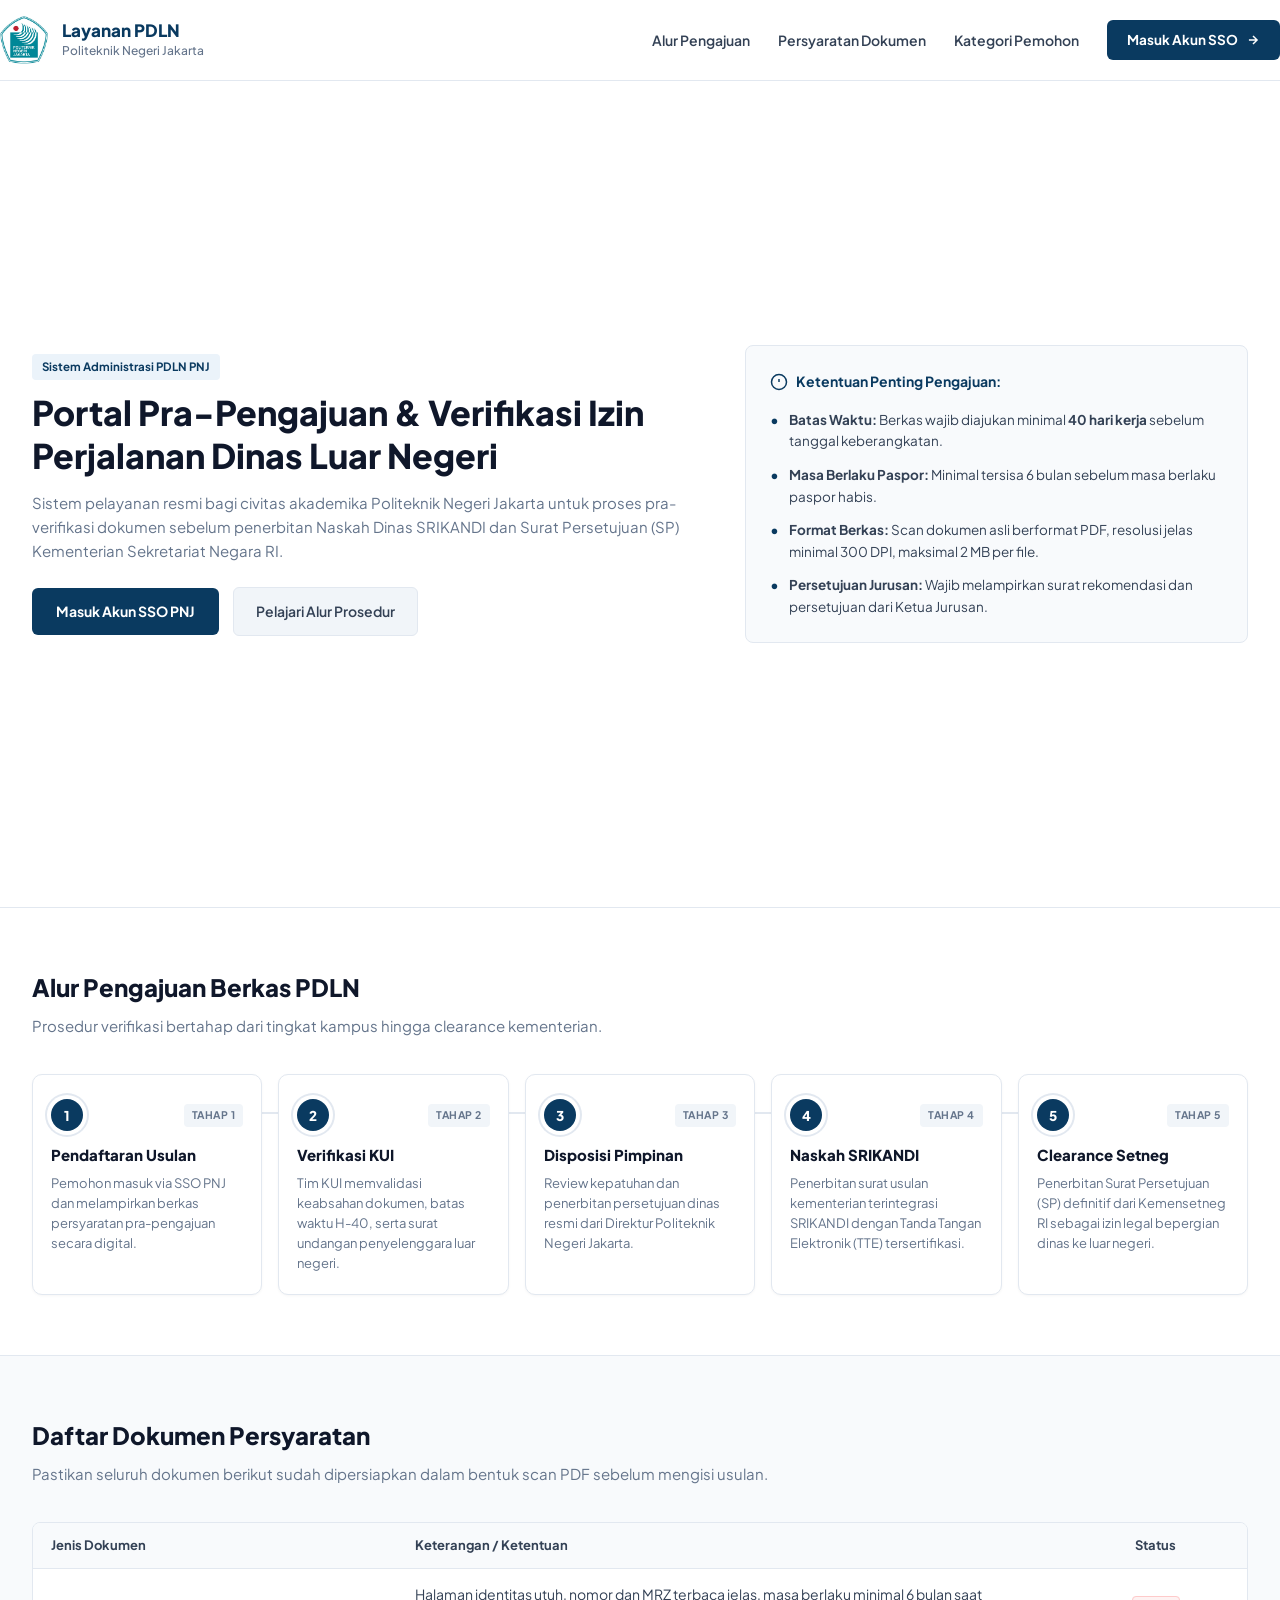
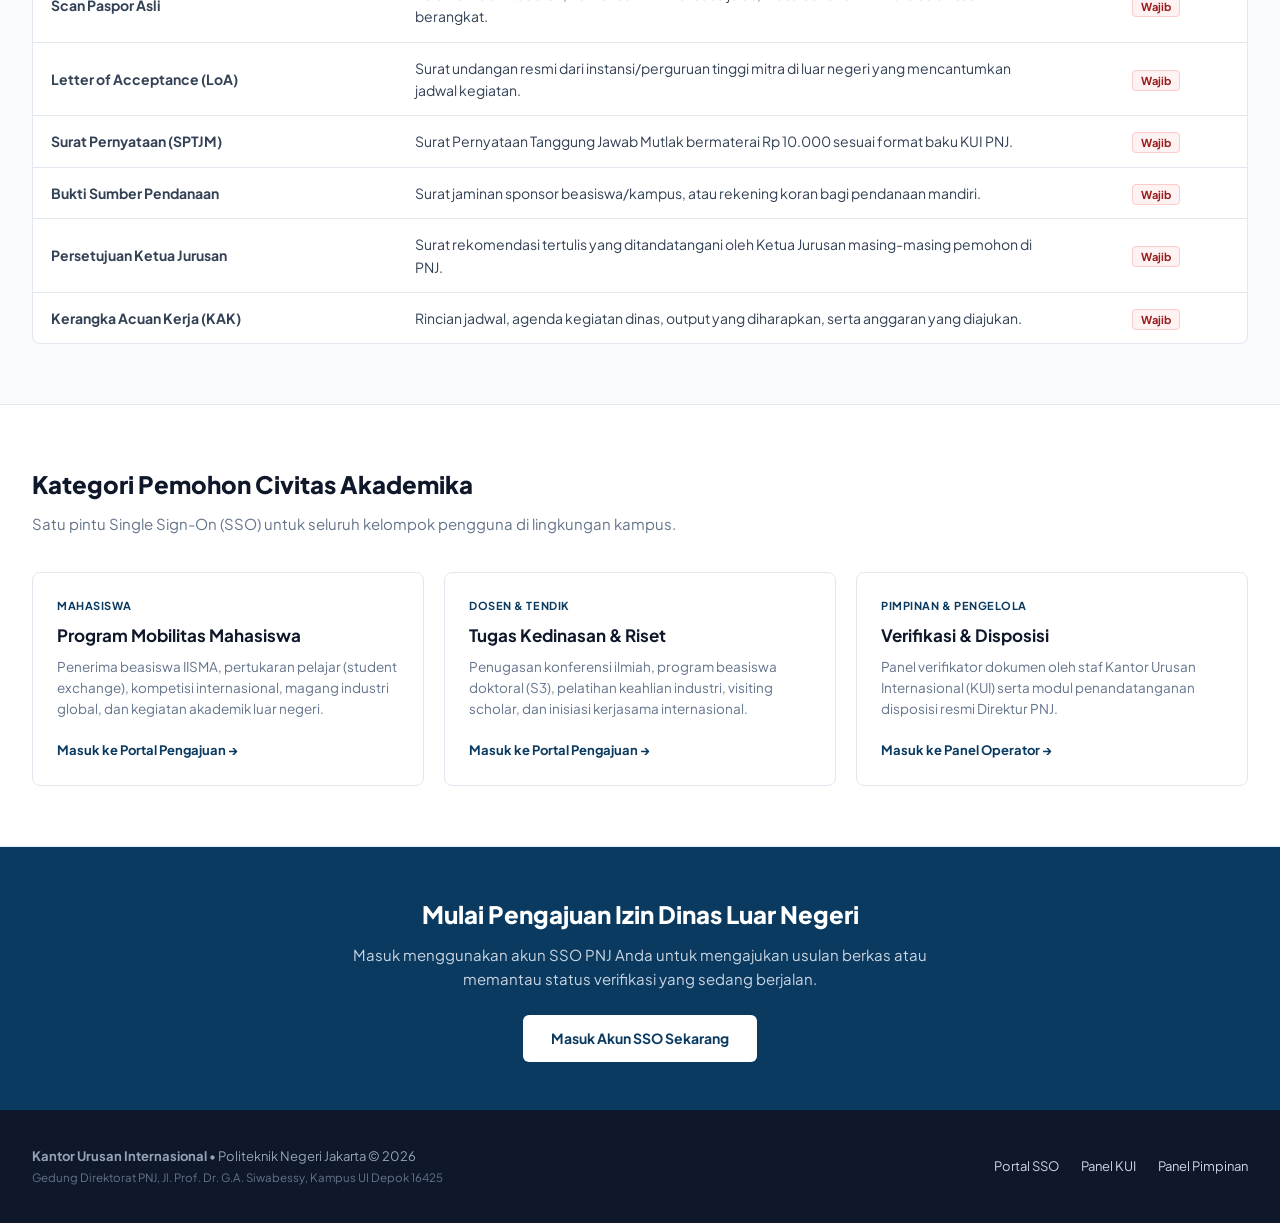
<file: index.html>
<!DOCTYPE html>
<html lang="id">
<head>
  <meta charset="UTF-8">
  <meta name="viewport" content="width=device-width, initial-scale=1.0">
  <title>Layanan Perjalanan Dinas Luar Negeri — Politeknik Negeri Jakarta</title>
  <link rel="icon" type="image/png" href="assets/logo_pnj.png">
  <link rel="preconnect" href="https://fonts.googleapis.com">
  <link rel="preconnect" href="https://fonts.gstatic.com" crossorigin>
  <link href="https://fonts.googleapis.com/css2?family=Plus+Jakarta+Sans:wght@400;500;600;700;800&family=IBM+Plex+Mono:wght@500;600&display=swap" rel="stylesheet">
  <style>
    :root {
      --pnj-blue: #0A3A60;
      --pnj-blue-dark: #07253D;
      --pnj-blue-light: #EBF3FA;
      --pnj-yellow: #F5A623;
      --text-main: #1E293B;
      --text-muted: #64748B;
      --border-color: #E2E8F0;
      --bg-page: #F8FAFC;
    }

    * {
      box-sizing: border-box;
      margin: 0;
      padding: 0;
    }

    body {
      font-family: 'Plus Jakarta Sans', sans-serif;
      color: var(--text-main);
      background-color: var(--bg-page);
      line-height: 1.6;
      -webkit-font-smoothing: antialiased;
    }

    .container {
      max-width: 1280px;
      margin: 0 auto;
      padding: 0 32px;
    }



    /* Main Navigation Header */
    header.site-header {
      background: #FFFFFF;
      border-bottom: 1px solid var(--border-color);
      position: sticky;
      top: 0;
      z-index: 100;
    }
    .nav-inner {
      display: flex;
      justify-content: space-between;
      align-items: center;
      padding: 16px 0;
    }
    .brand-wrap {
      display: flex;
      align-items: center;
      gap: 14px;
      text-decoration: none;
    }
    .brand-logo {
      width: 48px;
      height: 48px;
      object-fit: contain;
    }
    .brand-title {
      font-size: 17px;
      font-weight: 800;
      color: var(--pnj-blue);
      line-height: 1.2;
    }
    .brand-sub {
      font-size: 12px;
      color: var(--text-muted);
      font-weight: 500;
    }

    .nav-links {
      display: flex;
      align-items: center;
      gap: 28px;
    }
    .nav-link {
      color: #334155;
      text-decoration: none;
      font-size: 14px;
      font-weight: 600;
      transition: color 0.15s;
    }
    .nav-link:hover {
      color: var(--pnj-blue);
    }
    .btn-login-sso {
      background: var(--pnj-blue);
      color: #FFFFFF;
      text-decoration: none;
      font-size: 13.5px;
      font-weight: 700;
      padding: 9px 20px;
      border-radius: 6px;
      transition: background 0.15s;
      display: inline-flex;
      align-items: center;
      gap: 8px;
    }
    .btn-login-sso:hover {
      background: var(--pnj-blue-dark);
    }

    /* Hero Banner - 1 Layar Penuh Desktop */
    .hero-section {
      background: #FFFFFF;
      border-bottom: 1px solid var(--border-color);
      min-height: calc(100vh - 73px);
      display: flex;
      align-items: center;
      padding: 40px 0;
      box-sizing: border-box;
    }
    .hero-grid {
      display: grid;
      grid-template-columns: 1.25fr 0.95fr;
      gap: 52px;
      align-items: center;
      width: 100%;
    }
    @media (max-width: 900px) {
      .hero-grid {
        grid-template-columns: 1fr;
      }
    }
    .hero-tag {
      display: inline-block;
      background: var(--pnj-blue-light);
      color: var(--pnj-blue);
      font-size: 11.5px;
      font-weight: 700;
      padding: 4px 10px;
      border-radius: 4px;
      margin-bottom: 12px;
    }
    .hero-h1 {
      font-size: 34px;
      font-weight: 800;
      color: #0F172A;
      line-height: 1.25;
      margin-bottom: 14px;
    }
    .hero-p {
      font-size: 15px;
      color: var(--text-muted);
      line-height: 1.6;
      margin-bottom: 24px;
    }
    .hero-btn-row {
      display: flex;
      gap: 14px;
      align-items: center;
      flex-wrap: wrap;
    }
    .btn-primary-action {
      background: var(--pnj-blue);
      color: #FFFFFF;
      padding: 12px 24px;
      border-radius: 6px;
      text-decoration: none;
      font-weight: 700;
      font-size: 14px;
    }
    .btn-primary-action:hover {
      background: var(--pnj-blue-dark);
    }
    .btn-secondary-action {
      background: #F1F5F9;
      color: #334155;
      padding: 12px 22px;
      border-radius: 6px;
      text-decoration: none;
      font-weight: 600;
      font-size: 14px;
      border: 1px solid var(--border-color);
    }
    .btn-secondary-action:hover {
      background: #E2E8F0;
    }

    /* Official Notice Box in Hero */
    .notice-card {
      background: #F8FAFC;
      border: 1px solid var(--border-color);
      border-radius: 8px;
      padding: 24px;
    }
    .notice-card-header {
      font-size: 14px;
      font-weight: 700;
      color: var(--pnj-blue);
      margin-bottom: 16px;
      display: flex;
      align-items: center;
      gap: 8px;
    }
    .notice-list {
      list-style: none;
      display: flex;
      flex-direction: column;
      gap: 12px;
      font-size: 13.5px;
    }
    .notice-list li {
      display: flex;
      gap: 10px;
      color: #334155;
    }
    .notice-dot {
      color: var(--pnj-blue);
      font-weight: 700;
    }

    /* Section Styles */
    section.page-section {
      padding: 60px 0;
      border-bottom: 1px solid var(--border-color);
    }
    .sec-head {
      margin-bottom: 36px;
    }
    .sec-title {
      font-size: 24px;
      font-weight: 800;
      color: #0F172A;
      margin-bottom: 8px;
    }
    .sec-desc {
      font-size: 15px;
      color: var(--text-muted);
    }

    /* Step Process (Modern Process Timeline Tracker) */
    .steps-container {
      display: grid;
      grid-template-columns: repeat(5, 1fr);
      gap: 16px;
      position: relative;
    }
    .steps-container::before {
      content: '';
      position: absolute;
      top: 38px;
      left: 40px;
      right: 40px;
      height: 2px;
      background: #E2E8F0;
      z-index: 1;
    }
    @media (max-width: 900px) {
      .steps-container {
        grid-template-columns: 1fr;
        gap: 20px;
      }
      .steps-container::before {
        display: none;
      }
    }
    .step-item {
      background: #FFFFFF;
      border: 1px solid var(--border-color);
      border-radius: 10px;
      padding: 24px 18px 20px;
      position: relative;
      z-index: 2;
      display: flex;
      flex-direction: column;
      box-shadow: 0 1px 3px rgba(0, 0, 0, 0.04);
      transition: transform 0.2s ease, box-shadow 0.2s ease;
    }
    .step-item:hover {
      transform: translateY(-2px);
      box-shadow: 0 6px 14px rgba(10, 58, 96, 0.08);
      border-color: #CBD5E1;
    }
    .step-header-row {
      display: flex;
      align-items: center;
      justify-content: space-between;
      margin-bottom: 14px;
    }
    .step-num {
      width: 32px;
      height: 32px;
      background: var(--pnj-blue);
      color: #FFFFFF;
      font-weight: 800;
      font-size: 13.5px;
      border-radius: 50%;
      display: flex;
      align-items: center;
      justify-content: center;
      box-shadow: 0 0 0 4px #FFFFFF, 0 0 0 6px #E2E8F0;
    }
    .step-badge {
      font-size: 10.5px;
      font-weight: 700;
      text-transform: uppercase;
      letter-spacing: 0.5px;
      color: #64748B;
      background: #F1F5F9;
      padding: 3px 8px;
      border-radius: 4px;
    }
    .step-title {
      font-size: 15px;
      font-weight: 800;
      color: #0F172A;
      margin-bottom: 8px;
      line-height: 1.3;
    }
    .step-desc {
      font-size: 13px;
      color: #64748B;
      line-height: 1.55;
    }

    /* Requirements Table */
    .req-box {
      background: #FFFFFF;
      border: 1px solid var(--border-color);
      border-radius: 8px;
      overflow: hidden;
    }
    table.req-table {
      width: 100%;
      border-collapse: collapse;
      font-size: 14px;
      text-align: left;
    }
    table.req-table th {
      background: #F8FAFC;
      padding: 12px 18px;
      font-weight: 700;
      color: #334155;
      border-bottom: 1px solid var(--border-color);
      font-size: 13px;
    }
    table.req-table td {
      padding: 14px 18px;
      border-bottom: 1px solid var(--border-color);
      color: #334155;
    }
    table.req-table tr:last-child td {
      border-bottom: none;
    }
    .badge-mandatory {
      background: #FEF2F2;
      color: #991B1B;
      font-size: 11px;
      font-weight: 700;
      padding: 3px 8px;
      border-radius: 4px;
      border: 1px solid #FECACA;
    }

    /* Category Cards */
    .roles-grid {
      display: grid;
      grid-template-columns: repeat(3, 1fr);
      gap: 20px;
    }
    @media (max-width: 800px) {
      .roles-grid {
        grid-template-columns: 1fr;
      }
    }
    .role-box {
      background: #FFFFFF;
      border: 1px solid var(--border-color);
      border-radius: 8px;
      padding: 24px;
      display: flex;
      flex-direction: column;
      justify-content: space-between;
    }
    .role-head-tag {
      font-size: 11px;
      font-weight: 700;
      color: var(--pnj-blue);
      text-transform: uppercase;
      letter-spacing: 0.05em;
      margin-bottom: 8px;
    }
    .role-title {
      font-size: 17px;
      font-weight: 700;
      color: #0F172A;
      margin-bottom: 8px;
    }
    .role-text {
      font-size: 13.5px;
      color: var(--text-muted);
      margin-bottom: 20px;
      line-height: 1.55;
    }
    .role-action-link {
      color: var(--pnj-blue);
      text-decoration: none;
      font-weight: 700;
      font-size: 13px;
    }
    .role-action-link:hover {
      text-decoration: underline;
    }

    /* Call To Action Bar */
    .cta-banner {
      background: var(--pnj-blue);
      color: #FFFFFF;
      padding: 48px 0;
      text-align: center;
    }
    .cta-banner h3 {
      font-size: 24px;
      font-weight: 800;
      margin-bottom: 10px;
    }
    .cta-banner p {
      font-size: 15px;
      color: #CBD5E1;
      max-width: 600px;
      margin: 0 auto 24px;
    }
    .btn-cta-white {
      background: #FFFFFF;
      color: var(--pnj-blue);
      font-weight: 700;
      padding: 12px 28px;
      border-radius: 6px;
      text-decoration: none;
      font-size: 14px;
      display: inline-block;
      transition: background 0.15s;
    }
    .btn-cta-white:hover {
      background: #F1F5F9;
    }

    /* Footer */
    footer.site-footer {
      background: #0F172A;
      color: #94A3B8;
      padding: 36px 0;
      font-size: 13px;
    }
    .footer-inner {
      display: flex;
      justify-content: space-between;
      align-items: center;
      flex-wrap: wrap;
      gap: 16px;
    }
    .footer-links a {
      color: #CBD5E1;
      text-decoration: none;
      margin-left: 20px;
    }
    .footer-links a:hover {
      color: #FFFFFF;
    }
  </style>
</head>
<body>

  <!-- Main Navigation Header -->
  <header class="site-header">
    <div class="container nav-inner">
      <a href="index.html" class="brand-wrap">
        <img src="assets/logo_pnj.png" alt="Logo PNJ" class="brand-logo">
        <div>
          <div class="brand-title">Layanan PDLN</div>
          <div class="brand-sub">Politeknik Negeri Jakarta</div>
        </div>
      </a>

      <nav class="nav-links">
        <a href="#tahapan" class="nav-link">Alur Pengajuan</a>
        <a href="#persyaratan" class="nav-link">Persyaratan Dokumen</a>
        <a href="#civitas" class="nav-link">Kategori Pemohon</a>
        <a href="login.html" class="btn-login-sso">
          <span>Masuk Akun SSO</span>
          <svg width="14" height="14" viewBox="0 0 24 24" fill="none" stroke="currentColor" stroke-width="2.5">
            <path d="M5 12h14M12 5l7 7-7 7"/>
          </svg>
        </a>
      </nav>
    </div>
  </header>

  <!-- 3. Clean Institutional Hero Section -->
  <section class="hero-section">
    <div class="container hero-grid">
      <div>
        <span class="hero-tag">Sistem Administrasi PDLN PNJ</span>
        <h1 class="hero-h1">Portal Pra-Pengajuan &amp; Verifikasi Izin Perjalanan Dinas Luar Negeri</h1>
        <p class="hero-p">
          Sistem pelayanan resmi bagi civitas akademika Politeknik Negeri Jakarta untuk proses pra-verifikasi dokumen sebelum penerbitan Naskah Dinas SRIKANDI dan Surat Persetujuan (SP) Kementerian Sekretariat Negara RI.
        </p>
        <div class="hero-btn-row">
          <a href="login.html" class="btn-primary-action">Masuk Akun SSO PNJ</a>
          <a href="#tahapan" class="btn-secondary-action">Pelajari Alur Prosedur</a>
        </div>
      </div>

      <!-- Information Notice Card (Bukan Mockup Fiktif) -->
      <div class="notice-card">
        <div class="notice-card-header">
          <svg width="18" height="18" viewBox="0 0 24 24" fill="none" stroke="currentColor" stroke-width="2">
            <circle cx="12" cy="12" r="10"></circle>
            <line x1="12" y1="8" x2="12" y2="12"></line>
            <line x1="12" y1="16" x2="12.01" y2="16"></line>
          </svg>
          <span>Ketentuan Penting Pengajuan:</span>
        </div>
        <ul class="notice-list">
          <li>
            <span class="notice-dot">•</span>
            <span><strong>Batas Waktu:</strong> Berkas wajib diajukan minimal <strong>40 hari kerja</strong> sebelum tanggal keberangkatan.</span>
          </li>
          <li>
            <span class="notice-dot">•</span>
            <span><strong>Masa Berlaku Paspor:</strong> Minimal tersisa 6 bulan sebelum masa berlaku paspor habis.</span>
          </li>
          <li>
            <span class="notice-dot">•</span>
            <span><strong>Format Berkas:</strong> Scan dokumen asli berformat PDF, resolusi jelas minimal 300 DPI, maksimal 2 MB per file.</span>
          </li>
          <li>
            <span class="notice-dot">•</span>
            <span><strong>Persetujuan Jurusan:</strong> Wajib melampirkan surat rekomendasi dan persetujuan dari Ketua Jurusan.</span>
          </li>
        </ul>
      </div>
    </div>
  </section>

  <!-- 4. Real Workflow Steps (5 Tahapan Resmi) -->
  <section id="tahapan" class="page-section" style="background: #FFFFFF;">
    <div class="container">
      <div class="sec-head">
        <h2 class="sec-title">Alur Pengajuan Berkas PDLN</h2>
        <p class="sec-desc">Prosedur verifikasi bertahap dari tingkat kampus hingga clearance kementerian.</p>
      </div>

      <div class="steps-container">
        <div class="step-item">
          <div class="step-header-row">
            <div class="step-num">1</div>
            <span class="step-badge">Tahap 1</span>
          </div>
          <div class="step-title">Pendaftaran Usulan</div>
          <div class="step-desc">Pemohon masuk via SSO PNJ dan melampirkan berkas persyaratan pra-pengajuan secara digital.</div>
        </div>

        <div class="step-item">
          <div class="step-header-row">
            <div class="step-num">2</div>
            <span class="step-badge">Tahap 2</span>
          </div>
          <div class="step-title">Verifikasi KUI</div>
          <div class="step-desc">Tim KUI memvalidasi keabsahan dokumen, batas waktu H-40, serta surat undangan penyelenggara luar negeri.</div>
        </div>

        <div class="step-item">
          <div class="step-header-row">
            <div class="step-num">3</div>
            <span class="step-badge">Tahap 3</span>
          </div>
          <div class="step-title">Disposisi Pimpinan</div>
          <div class="step-desc">Review kepatuhan dan penerbitan persetujuan dinas resmi dari Direktur Politeknik Negeri Jakarta.</div>
        </div>

        <div class="step-item">
          <div class="step-header-row">
            <div class="step-num">4</div>
            <span class="step-badge">Tahap 4</span>
          </div>
          <div class="step-title">Naskah SRIKANDI</div>
          <div class="step-desc">Penerbitan surat usulan kementerian terintegrasi SRIKANDI dengan Tanda Tangan Elektronik (TTE) tersertifikasi.</div>
        </div>

        <div class="step-item">
          <div class="step-header-row">
            <div class="step-num">5</div>
            <span class="step-badge">Tahap 5</span>
          </div>
          <div class="step-title">Clearance Setneg</div>
          <div class="step-desc">Penerbitan Surat Persetujuan (SP) definitif dari Kemensetneg RI sebagai izin legal bepergian dinas ke luar negeri.</div>
        </div>
      </div>
    </div>
  </section>

  <!-- 5. Requirements Table (Rapi & Standar Kampus) -->
  <section id="persyaratan" class="page-section">
    <div class="container">
      <div class="sec-head">
        <h2 class="sec-title">Daftar Dokumen Persyaratan</h2>
        <p class="sec-desc">Pastikan seluruh dokumen berikut sudah dipersiapkan dalam bentuk scan PDF sebelum mengisi usulan.</p>
      </div>

      <div class="req-box">
        <table class="req-table">
          <thead>
            <tr>
              <th style="width: 30%;">Jenis Dokumen</th>
              <th>Keterangan / Ketentuan</th>
              <th style="width: 15%; text-align: center;">Status</th>
            </tr>
          </thead>
          <tbody>
            <tr>
              <td><strong>Scan Paspor Asli</strong></td>
              <td>Halaman identitas utuh, nomor dan MRZ terbaca jelas, masa berlaku minimal 6 bulan saat berangkat.</td>
              <td style="text-align: center;"><span class="badge-mandatory">Wajib</span></td>
            </tr>
            <tr>
              <td><strong>Letter of Acceptance (LoA)</strong></td>
              <td>Surat undangan resmi dari instansi/perguruan tinggi mitra di luar negeri yang mencantumkan jadwal kegiatan.</td>
              <td style="text-align: center;"><span class="badge-mandatory">Wajib</span></td>
            </tr>
            <tr>
              <td><strong>Surat Pernyataan (SPTJM)</strong></td>
              <td>Surat Pernyataan Tanggung Jawab Mutlak bermaterai Rp 10.000 sesuai format baku KUI PNJ.</td>
              <td style="text-align: center;"><span class="badge-mandatory">Wajib</span></td>
            </tr>
            <tr>
              <td><strong>Bukti Sumber Pendanaan</strong></td>
              <td>Surat jaminan sponsor beasiswa/kampus, atau rekening koran bagi pendanaan mandiri.</td>
              <td style="text-align: center;"><span class="badge-mandatory">Wajib</span></td>
            </tr>
            <tr>
              <td><strong>Persetujuan Ketua Jurusan</strong></td>
              <td>Surat rekomendasi tertulis yang ditandatangani oleh Ketua Jurusan masing-masing pemohon di PNJ.</td>
              <td style="text-align: center;"><span class="badge-mandatory">Wajib</span></td>
            </tr>
            <tr>
              <td><strong>Kerangka Acuan Kerja (KAK)</strong></td>
              <td>Rincian jadwal, agenda kegiatan dinas, output yang diharapkan, serta anggaran yang diajukan.</td>
              <td style="text-align: center;"><span class="badge-mandatory">Wajib</span></td>
            </tr>
          </tbody>
        </table>
      </div>
    </div>
  </section>

  <!-- 6. Kategori Pemohon -->
  <section id="civitas" class="page-section" style="background: #FFFFFF;">
    <div class="container">
      <div class="sec-head">
        <h2 class="sec-title">Kategori Pemohon Civitas Akademika</h2>
        <p class="sec-desc">Satu pintu Single Sign-On (SSO) untuk seluruh kelompok pengguna di lingkungan kampus.</p>
      </div>

      <div class="roles-grid">
        <div class="role-box">
          <div>
            <div class="role-head-tag">Mahasiswa</div>
            <div class="role-title">Program Mobilitas Mahasiswa</div>
            <div class="role-text">Penerima beasiswa IISMA, pertukaran pelajar (student exchange), kompetisi internasional, magang industri global, dan kegiatan akademik luar negeri.</div>
          </div>
          <a href="login.html" class="role-action-link">Masuk ke Portal Pengajuan →</a>
        </div>

        <div class="role-box">
          <div>
            <div class="role-head-tag">Dosen &amp; Tendik</div>
            <div class="role-title">Tugas Kedinasan &amp; Riset</div>
            <div class="role-text">Penugasan konferensi ilmiah, program beasiswa doktoral (S3), pelatihan keahlian industri, visiting scholar, dan inisiasi kerjasama internasional.</div>
          </div>
          <a href="login.html" class="role-action-link">Masuk ke Portal Pengajuan →</a>
        </div>

        <div class="role-box">
          <div>
            <div class="role-head-tag">Pimpinan &amp; Pengelola</div>
            <div class="role-title">Verifikasi &amp; Disposisi</div>
            <div class="role-text">Panel verifikator dokumen oleh staf Kantor Urusan Internasional (KUI) serta modul penandatanganan disposisi resmi Direktur PNJ.</div>
          </div>
          <a href="login.html?page=admin" class="role-action-link">Masuk ke Panel Operator →</a>
        </div>
      </div>
    </div>
  </section>

  <!-- 7. Call To Action -->
  <section class="cta-banner">
    <div class="container">
      <h3>Mulai Pengajuan Izin Dinas Luar Negeri</h3>
      <p>Masuk menggunakan akun SSO PNJ Anda untuk mengajukan usulan berkas atau memantau status verifikasi yang sedang berjalan.</p>
      <a href="login.html" class="btn-cta-white">Masuk Akun SSO Sekarang</a>
    </div>
  </section>

  <!-- 8. Footer -->
  <footer class="site-footer">
    <div class="container footer-inner">
      <div>
        <strong>Kantor Urusan Internasional</strong> • Politeknik Negeri Jakarta &copy; 2026<br>
        <span style="font-size: 11.5px; color: #64748B;">Gedung Direktorat PNJ, Jl. Prof. Dr. G.A. Siwabessy, Kampus UI Depok 16425</span>
      </div>
      <div class="footer-links">
        <a href="login.html">Portal SSO</a>
        <a href="login.html?page=admin">Panel KUI</a>
        <a href="login.html?page=pimpinan">Panel Pimpinan</a>
      </div>
    </div>
  </footer>

</body>
</html>
</file>
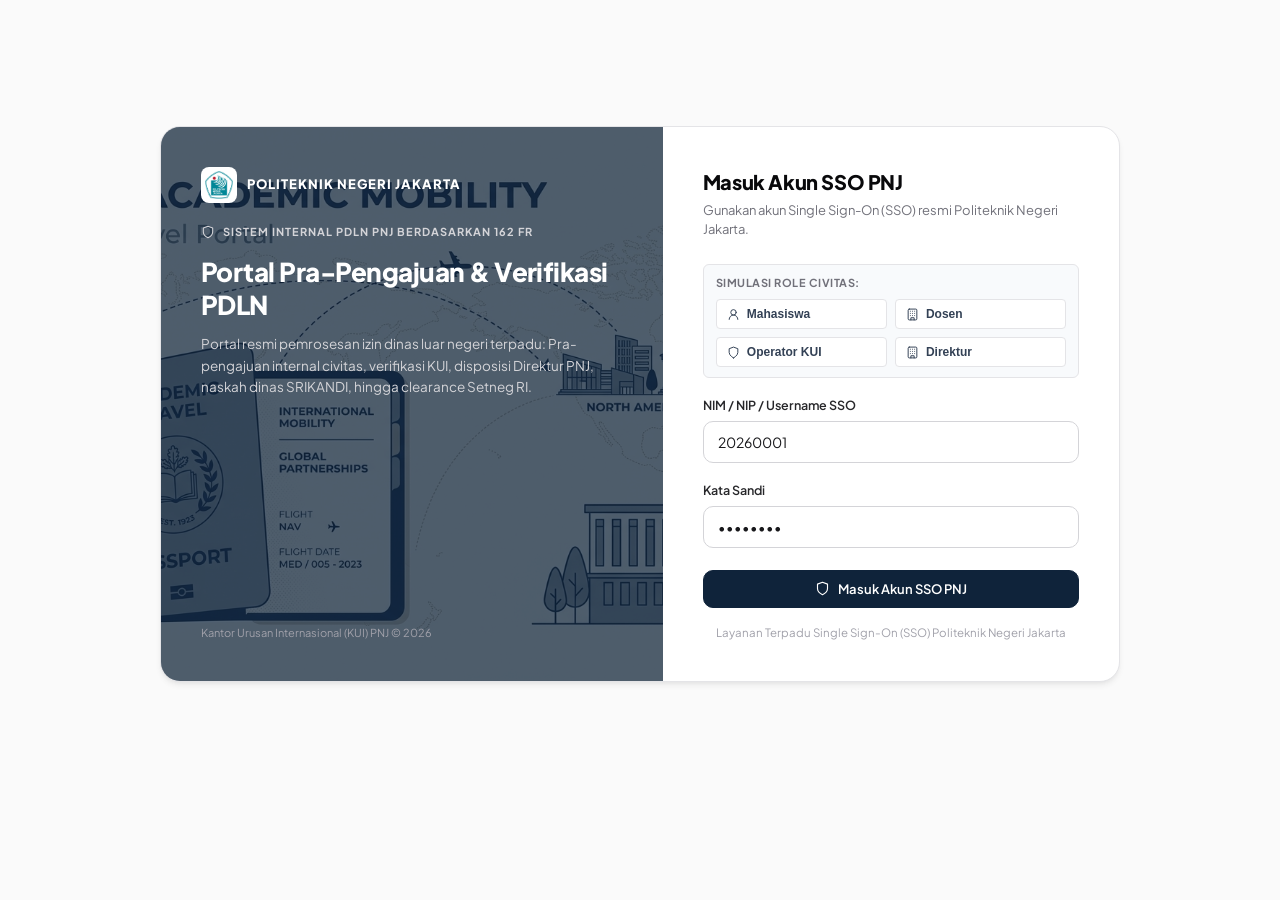
<file: login.html>
<!DOCTYPE html>
<html lang="id">

<head>
  <meta charset="UTF-8">
  <meta name="viewport" content="width=device-width, initial-scale=1.0, maximum-scale=1.0, user-scalable=no">
  <title>Sistem Internal PDLN PNJ — Politeknik Negeri Jakarta</title>
  <meta name="description"
    content="Portal internal pra-pengajuan dan verifikasi berkas Perjalanan Dinas Luar Negeri (PDLN) Politeknik Negeri Jakarta.">
  <link rel="icon" type="image/png" href="assets/logo_pnj.png">

  <!-- CSS Stylesheets -->
  <link rel="stylesheet" href="css/main.css">
  <link rel="stylesheet" href="css/motion.css">
  <link rel="stylesheet" href="css/portal.css">
</head>

<body>

  <!-- 1. Top Navbar (Active on User Portal) -->
  <header class="navbar" id="main-navbar">
    <div class="app-container navbar-inner">
      <!-- Institutional Brand with Real PNJ Logo -->
      <a href="?" class="brand">
        <img src="assets/logo_pnj.png" alt="Logo PNJ Resmi" class="brand-logo-img">
        <div class="brand-text">
          <h1>Internal PDLN</h1>
          <p>Kantor Urusan Internasional PNJ</p>
        </div>
      </a>

      <!-- Desktop Navigation Menu Tabs -->
      <nav class="desktop-nav-menu" id="desktop-nav-links">
        <button class="nav-link-btn active" data-view="dashboard">
          <svg width="14" height="14" viewBox="0 0 24 24" fill="none" stroke="currentColor" stroke-width="2">
            <path d="m3 9 9-7 9 7v11a2 2 0 0 1-2 2H5a2 2 0 0 1-2-2z" />
            <polyline points="9 22 9 12 15 12 15 22" />
          </svg>
          <span>Beranda</span>
        </button>
        <button class="nav-link-btn" data-view="mobility">
          <svg width="14" height="14" viewBox="0 0 24 24" fill="none" stroke="currentColor" stroke-width="2">
            <path
              d="M17.8 19.2 16 11l3.5-3.5C21 6 21.5 4 21 3c-1-.5-3 0-4.5 1.5L13 8 4.8 6.2c-.5-.1-.9.1-1.1.5l-.3.5c-.2.5-.1 1 .3 1.3L9 12l-2 3H4l-1 1 3 2 2 3 1-1v-3l3-2 3.5 5.3c.3.4.8.5 1.3.3l.5-.3c.4-.2.6-.6.5-1.1z" />
          </svg>
          <span>Catat Mobilitas</span>
        </button>
        <button class="nav-link-btn" id="btn-top-word-template">
          <svg width="14" height="14" viewBox="0 0 24 24" fill="none" stroke="currentColor" stroke-width="2">
            <path d="M14 2H6a2 2 0 0 0-2 2v16a2 2 0 0 0 2 2h12a2 2 0 0 0 2-2V8z" />
            <polyline points="14 2 14 8 20 8" />
            <line x1="16" y1="13" x2="8" y2="13" />
            <line x1="16" y1="17" x2="8" y2="17" />
            <polyline points="10 9 9 9 8 9" />
          </svg>
          <span>Template Dokumen</span>
        </button>
      </nav>

      <!-- Active User Profile & Actions -->
      <div class="nav-actions">
        <!-- Notification Bell Center -->
        <div class="btn-nav-notif-wrap">
          <button class="btn btn-secondary btn-sm btn-icon" id="btn-nav-notif" title="Pemberitahuan Sistem">
            <svg width="16" height="16" viewBox="0 0 24 24" fill="none" stroke="currentColor" stroke-width="1.8">
              <path d="M18 8A6 6 0 0 0 6 8c0 7-3 9-3 9h18s-3-2-3-9" />
              <path d="M13.73 21a2 2 0 0 1-3.46 0" />
            </svg>
            <span class="notif-badge-bubble" id="notif-badge-count">0</span>
          </button>
          <div class="notif-drawer-modal" id="notif-drawer" style="display: none;"></div>
        </div>

        <!-- User Profile Button -->
        <button class="user-mini-btn" id="btn-nav-user-profile" title="Klik untuk melihat data profil Anda">
          <div class="user-avatar" id="nav-user-avatar">AP</div>
          <div class="user-info">
            <span class="user-name" id="nav-user-name">Andi Pratama</span>
            <span class="user-role-label" id="nav-user-role">Mahasiswa Aktif</span>
          </div>
          <svg width="14" height="14" viewBox="0 0 24 24" fill="none" stroke="currentColor" stroke-width="2"
            style="color: var(--neutral-400); margin-left: 2px;">
            <path d="m6 9 6 6 6-6" />
          </svg>
        </button>

        <button class="btn btn-secondary btn-sm btn-icon" id="btn-nav-logout" title="Keluar Akun">
          <svg width="15" height="15" viewBox="0 0 24 24" fill="none" stroke="currentColor" stroke-width="1.8">
            <path d="M9 21H5a2 2 0 0 1-2-2V5a2 2 0 0 1 2-2h4" />
            <polyline points="16 17 21 12 16 7" />
            <line x1="21" x2="9" y1="12" y2="12" />
          </svg>
        </button>
      </div>
    </div>
  </header>

  <!-- 2. Main Content View Area -->
  <main class="main-wrapper" id="main-content-wrapper">
    <div class="app-container" id="app-portal-container">
      <!-- A. Login / Authentication View -->
      <div id="auth-portal-root" style="display: none;"></div>

      <!-- B. Applicant Portal Root (Mahasiswa / Dosen) -->
      <div id="applicant-portal-root" style="display: none;"></div>

      <!-- C. Mobility Form (Form Catat Orang Keluar & Masuk) -->
      <div id="mobility-portal-root" style="display: none;"></div>

      <!-- E. Pimpinan Internal Portal Root (Direktur / Wadir PNJ) -->
      <div id="pimpinan-portal-root" style="display: none;"></div>
    </div>

    <!-- F. Dedicated KUI Operator & Admin Portal Root (?page=admin) -->
    <div id="kui-portal-root" style="display: none;"></div>
  </main>

  <!-- 3. Mobile Bottom Navigation Bar (Visible on Mobile Screens) -->
  <nav class="mobile-bottom-bar" id="mobile-bottom-bar">
    <button class="mobile-nav-item active" data-nav="home">
      <svg width="18" height="18" viewBox="0 0 24 24" fill="none" stroke="currentColor" stroke-width="1.8">
        <path d="m3 9 9-7 9 7v11a2 2 0 0 1-2 2H5a2 2 0 0 1-2-2z" />
      </svg>
      <span>Beranda</span>
    </button>
    <button class="mobile-nav-item" data-nav="mobility">
      <svg width="18" height="18" viewBox="0 0 24 24" fill="none" stroke="currentColor" stroke-width="1.8">
        <path d="M16 21v-2a4 4 0 0 0-4-4H6a4 4 0 0 0-4 4v2" />
        <circle cx="9" cy="7" r="4" />
        <path d="M22 21v-2a4 4 0 0 0-3-3.87" />
        <path d="M16 3.13a4 4 0 0 1 0 7.75" />
      </svg>
      <span>Mobilitas</span>
    </button>
    <button class="mobile-nav-item" data-nav="word">
      <svg width="18" height="18" viewBox="0 0 24 24" fill="none" stroke="currentColor" stroke-width="1.8">
        <path d="M14 2H6a2 2 0 0 0-2 2v16a2 2 0 0 0 2 2h12a2 2 0 0 0 2-2V8z" />
        <polyline points="14 2 14 8 20 8" />
      </svg>
      <span>Template</span>
    </button>
    <button class="mobile-nav-item" data-nav="profile">
      <svg width="18" height="18" viewBox="0 0 24 24" fill="none" stroke="currentColor" stroke-width="1.8">
        <circle cx="12" cy="8" r="5" />
        <path d="M20 21a8 8 0 1 0-16 0" />
      </svg>
      <span>Profil</span>
    </button>
  </nav>

  <!-- 4. Hybrid Chatbot Assistant Root -->
  <div id="chatbot-root"></div>

  <!-- 5. Toast Notifications Root -->
  <div id="toast-root" class="toast-container"></div>

  <!-- 6. Institutional Footer -->
  <footer class="app-footer" id="main-footer">
    <div class="app-container">
      <p>
        <strong>Sistem Internal PDLN PNJ</strong> &copy; 2026 Kantor Urusan Internasional Politeknik Negeri Jakarta.<br>
        <span style="font-size: 11px; opacity: 0.75;">Sistem Pelayanan Terpadu Pra-Pengajuan, Verifikasi Kelayakan Berkas, dan Administrasi Perjalanan Dinas Luar Negeri Civitas Academica PNJ.</span>
      </p>
    </div>
  </footer>

  <!-- Core JavaScript Modules (Zero External Dependencies) -->
  <script src="js/icons.js"></script>
  <script src="js/store.js"></script>
  <script src="js/word-template.js"></script>
  <script src="js/mobility-form.js"></script>
  <script src="js/applicant.js"></script>
  <script src="js/pimpinan.js"></script>
  <script src="js/kui.js"></script>
  <script src="js/chatbot.js"></script>
  <script src="js/app.js"></script>
</body>

</html>
</file>
<file: css/main.css>
/* ==========================================================================
   PDLN PNJ — MINIMALIST CORE DESIGN SYSTEM (MAIN.CSS)
   Modern 2026 Indonesian Digital UI Standards (Clean, Quiet, Tactile, High-Contrast)
   ========================================================================== */

@import url('https://fonts.googleapis.com/css2?family=Plus+Jakarta+Sans:wght@300;400;500;600;700;800&display=swap');

@keyframes fadeIn {
  from { opacity: 0; }
  to { opacity: 1; }
}

@keyframes scaleUp {
  from { opacity: 0; transform: scale(0.96) translateY(4px); }
  to { opacity: 1; transform: scale(1) translateY(0); }
}

:root {
  /* Minimalist Neutral Palette (Zinc / Slate) */
  --neutral-950: #09090b;
  --neutral-900: #18181b;
  --neutral-800: #27272a;
  --neutral-700: #3f3f46;
  --neutral-600: #52525b;
  --neutral-500: #71717a;
  --neutral-400: #a1a1aa;
  --neutral-300: #d4d4d8;
  --neutral-200: #e4e4e7;
  --neutral-100: #f4f4f5;
  --neutral-50:  #fafafa;
  --white:       #ffffff;

  /* Institutional Accent (Deep Navy / PNJ Precision Indigo & KUI Teal) */
  --brand-primary: #0f233a;
  --brand-hover:   #173559;
  --brand-subtle:  #eef4fa;
  --brand-accent:  #1e3a5f;
  --kui-sidebar:   #06343b;
  --kui-teal:      #008c95;
  --kui-teal-soft: #12b5bd;

  /* Status Colors (Quiet, Sophisticated) */
  --status-verified-text: #047857;
  --status-verified-bg:   #ecfdf5;
  --status-verified-border: #a7f3d0;

  --status-review-text:   #0369a1;
  --status-review-bg:     #f0f9ff;
  --status-review-border: #bae6fd;

  --status-revision-text: #b45309;
  --status-revision-bg:   #fffbeb;
  --status-revision-border: #fde68a;

  --status-draft-text:    #52525b;
  --status-draft-bg:      #f4f4f5;
  --status-draft-border:  #e4e4e7;

  --status-danger-text:   #be123c;
  --status-danger-bg:     #fff1f2;
  --status-danger-border: #fecdd3;

  /* Elevation (Ultra Subtle & Clean) */
  --shadow-xs: 0 1px 2px 0 rgba(0, 0, 0, 0.05);
  --shadow-sm: 0 1px 3px 0 rgba(0, 0, 0, 0.08), 0 1px 2px -1px rgba(0, 0, 0, 0.08);
  --shadow-md: 0 4px 6px -1px rgba(0, 0, 0, 0.07), 0 2px 4px -2px rgba(0, 0, 0, 0.05);
  --shadow-lg: 0 10px 15px -3px rgba(0, 0, 0, 0.08), 0 4px 6px -4px rgba(0, 0, 0, 0.04);

  /* Radius */
  --radius-sm: 6px;
  --radius-md: 10px;
  --radius-lg: 14px;
  --radius-xl: 20px;
  --radius-full: 9999px;

  /* Typography */
  --font-sans: 'Plus Jakarta Sans', -apple-system, BlinkMacSystemFont, "Segoe UI", Roboto, sans-serif;
}

/* Reset */
*, *::before, *::after {
  box-sizing: border-box;
  margin: 0;
  padding: 0;
}

html {
  font-size: 14.5px;
  color-scheme: light;
  scroll-behavior: smooth;
  -webkit-tap-highlight-color: transparent;
}

body {
  font-family: var(--font-sans);
  background-color: var(--neutral-50);
  color: var(--neutral-900);
  line-height: 1.5;
  -webkit-font-smoothing: antialiased;
  -moz-osx-font-smoothing: grayscale;
  min-height: 100vh;
  display: flex;
  flex-direction: column;
}

/* Container */
.app-container {
  max-width: 1240px;
  margin: 0 auto;
  padding: 0 24px;
  width: 100%;
}

/* Top Navbar */
.navbar {
  background: var(--white);
  border-bottom: 1px solid var(--neutral-200);
  position: sticky;
  top: 0;
  z-index: 100;
}

.navbar-inner {
  display: flex;
  align-items: center;
  justify-content: space-between;
  height: 64px;
}

.brand {
  display: flex;
  align-items: center;
  gap: 12px;
  text-decoration: none;
  color: var(--neutral-950);
}

.brand-logo-img {
  width: 38px;
  height: 38px;
  object-fit: contain;
}

.brand-text h1 {
  font-size: 15px;
  font-weight: 700;
  color: var(--neutral-950);
  line-height: 1.2;
}

.brand-text p {
  font-size: 11px;
  color: var(--neutral-500);
}

.nav-actions {
  display: flex;
  align-items: center;
  gap: 12px;
}

/* Interactive Profile Pill in Navbar */
.user-mini-btn {
  display: flex;
  align-items: center;
  gap: 10px;
  padding: 4px 10px 4px 6px;
  border-radius: var(--radius-full);
  border: 1px solid var(--neutral-200);
  background: var(--white);
  cursor: pointer;
  transition: all 0.15s ease;
}

.user-mini-btn:hover {
  background: var(--neutral-50);
  border-color: var(--neutral-400);
}

.user-avatar {
  width: 32px;
  height: 32px;
  border-radius: var(--radius-full);
  background: var(--brand-subtle);
  border: 1px solid #c9def3;
  color: var(--brand-primary);
  font-weight: 700;
  font-size: 12.5px;
  display: flex;
  align-items: center;
  justify-content: center;
}

.user-info {
  display: flex;
  flex-direction: column;
  text-align: left;
}

.user-name {
  font-size: 12.5px;
  font-weight: 600;
  color: var(--neutral-950);
  line-height: 1.2;
}

.user-role-label {
  font-size: 10.5px;
  color: var(--neutral-500);
}

/* Typography & Headings */
h1, h2, h3, h4, h5, h6 {
  color: var(--neutral-950);
  font-weight: 700;
  letter-spacing: -0.02em;
}

p {
  color: var(--neutral-600);
  font-size: 13.5px;
}

/* Cards & Surfaces */
.card {
  background: var(--white);
  border-radius: var(--radius-lg);
  border: 1px solid var(--neutral-200);
  box-shadow: var(--shadow-xs);
  padding: 24px;
  position: relative;
}

.card-header {
  display: flex;
  align-items: center;
  justify-content: space-between;
  margin-bottom: 18px;
  padding-bottom: 14px;
  border-bottom: 1px solid var(--neutral-100);
}

.card-title {
  font-size: 16px;
  font-weight: 700;
  color: var(--neutral-950);
  display: flex;
  align-items: center;
  gap: 8px;
}

.card-subtitle {
  font-size: 12.5px;
  color: var(--neutral-500);
  margin-top: 2px;
}

/* ==========================================================================
   ENTERPRISE DATA TABLE STYLES (Tegas, Berjarak, Solid)
   ========================================================================== */
.data-table {
  width: 100%;
  border-collapse: separate;
  border-spacing: 0;
  font-size: 13.5px;
  text-align: left;
}

.data-table th {
  background: #F8FAFC;
  padding: 14px 18px;
  font-weight: 700;
  color: #1E293B;
  border-top: 1px solid var(--neutral-300);
  border-bottom: 2px solid #0F233A; /* Garis pembatas tebal & tegas khas Enterprise Admin */
  font-size: 12px;
  letter-spacing: 0.02em;
  text-transform: none;
}

/* Jarak margin/padding lebih lega antara header dengan baris pertama data */
.data-table tbody tr:first-child td {
  padding-top: 20px;
}

.data-table td {
  padding: 16px 18px;
  border-bottom: 1px solid #E2E8F0;
  color: #1E293B;
  vertical-align: middle;
  background: #FFFFFF;
}

.data-table tbody tr {
  transition: background-color 0.15s ease;
}

.data-table tbody tr:hover td {
  background-color: #F8FAFC;
}

/* Status Badges */
.badge {
  display: inline-flex;
  align-items: center;
  gap: 4px;
  padding: 3px 8px;
  border-radius: 4px;
  font-size: 11px;
  font-weight: 600;
  line-height: 1.2;
  white-space: nowrap;
  border: 1px solid transparent;
}

.badge-dot {
  width: 5px;
  height: 5px;
  border-radius: 50%;
  background-color: currentColor;
}

.badge-draft {
  background: var(--status-draft-bg);
  color: var(--status-draft-text);
  border-color: var(--status-draft-border);
}

.badge-review {
  background: var(--status-review-bg);
  color: var(--status-review-text);
  border-color: var(--status-review-border);
}

.badge-revision {
  background: var(--status-revision-bg);
  color: var(--status-revision-text);
  border-color: var(--status-revision-border);
}

.badge-verified {
  background: var(--status-verified-bg);
  color: var(--status-verified-text);
  border-color: var(--status-verified-border);
}

.badge-source {
  background: #F1F5F9;
  color: #0F233A;
  border: 1px solid #CBD5E1;
  font-size: 11px;
  padding: 4px 9px;
  border-radius: 4px;
}

/* Buttons */
.btn {
  display: inline-flex;
  align-items: center;
  justify-content: center;
  gap: 8px;
  padding: 10px 16px;
  border-radius: var(--radius-md);
  font-family: inherit;
  font-size: 13px;
  font-weight: 600;
  cursor: pointer;
  border: 1px solid transparent;
  text-decoration: none;
  transition: all 0.15s ease-out;
  user-select: none;
  min-height: 38px;
}

.btn-primary {
  background: var(--brand-primary);
  color: var(--white);
  border-color: var(--brand-primary);
}

.btn-primary:hover {
  background: var(--brand-hover);
}

.btn-secondary {
  background: var(--white);
  color: var(--neutral-800);
  border-color: var(--neutral-300);
}

.btn-secondary:hover {
  background: var(--neutral-100);
  border-color: var(--neutral-400);
}

.btn-danger {
  background: var(--status-danger-bg);
  color: var(--status-danger-text);
  border-color: var(--status-danger-border);
}

.btn-danger:hover {
  background: #ffe4e6;
}

.btn-sm {
  padding: 6px 12px;
  font-size: 12px;
  border-radius: var(--radius-sm);
  min-height: 32px;
}

.btn-icon {
  width: 36px;
  height: 36px;
  padding: 0;
  border-radius: var(--radius-md);
  display: inline-flex;
  align-items: center;
  justify-content: center;
}

/* Form Controls */
.form-group {
  margin-bottom: 18px;
}

.form-label {
  display: flex;
  align-items: center;
  justify-content: space-between;
  margin-bottom: 6px;
  font-size: 12.5px;
  font-weight: 600;
  color: var(--neutral-800);
}

.form-label .required {
  color: var(--status-danger-text);
  margin-left: 2px;
}

.form-control {
  width: 100%;
  padding: 10px 14px;
  font-family: inherit;
  font-size: 14px;
  color: var(--neutral-900);
  background: var(--white);
  border: 1px solid var(--neutral-300);
  border-radius: var(--radius-md);
  outline: none;
  transition: border-color 0.15s ease, box-shadow 0.15s ease;
  min-height: 42px;
}

.form-control:focus {
  border-color: var(--brand-primary);
  box-shadow: 0 0 0 3px rgba(15, 35, 58, 0.08);
}

.form-control:disabled, .form-control[readonly] {
  background-color: var(--neutral-100);
  color: var(--neutral-500);
  cursor: not-allowed;
  border-color: var(--neutral-200);
}

.form-helper {
  font-size: 11.5px;
  color: var(--neutral-500);
  margin-top: 4px;
}

.form-grid {
  display: grid;
  grid-template-columns: repeat(auto-fit, minmax(260px, 1fr));
  gap: 16px;
}

/* Verified Box */
.verified-field-box {
  background: var(--neutral-50);
  border: 1px solid var(--neutral-200);
  border-radius: var(--radius-md);
  padding: 12px 14px;
  display: flex;
  align-items: center;
  justify-content: space-between;
}

.verified-field-info {
  display: flex;
  flex-direction: column;
}

.verified-field-label {
  font-size: 11px;
  color: var(--neutral-500);
  font-weight: 500;
}

.verified-field-val {
  font-size: 13.5px;
  font-weight: 600;
  color: var(--neutral-950);
  margin-top: 2px;
}

/* Toast Container */
.toast-container {
  position: fixed;
  top: 76px;
  right: 20px;
  z-index: 9999;
  display: flex;
  flex-direction: column;
  gap: 10px;
  pointer-events: none;
}

.toast {
  pointer-events: auto;
  background: var(--white);
  border: 1px solid var(--neutral-200);
  box-shadow: var(--shadow-lg);
  border-radius: var(--radius-md);
  padding: 12px 16px;
  display: flex;
  align-items: center;
  gap: 10px;
  min-width: 260px;
  max-width: 380px;
  font-size: 13px;
  font-weight: 500;
}

.toast-success { border-left: 4px solid var(--status-verified-text); }
.toast-info { border-left: 4px solid var(--brand-primary); }
.toast-warning { border-left: 4px solid var(--status-revision-text); }

/* App Footer */
.app-footer {
  margin-top: auto;
  border-top: 1px solid var(--neutral-200);
  background: var(--white);
  padding: 24px 0;
  text-align: center;
  font-size: 12px;
  color: var(--neutral-500);
}

@media (max-width: 768px) {
  .app-footer {
    padding-bottom: 84px; /* Clearance for fixed mobile bottom bar */
  }
}

/* Mobile Fixes */
@media (max-width: 768px) {
  html {
    font-size: 14px;
  }
  .form-control {
    font-size: 16px; /* Stop iOS Safari auto-zooming */
  }
  .user-info {
    display: none;
  }
  .app-container {
    padding: 0 16px;
  }
}
</file>
<file: css/motion.css>
/* ==========================================================================
   PDLN PNJ — MINIMALIST MOTION SYSTEM (MOTION.CSS)
   Snappy, Purposeful, Zero-Lag Transitions for Mobile & Desktop
   ========================================================================== */

:root {
  --motion-fast: 120ms;
  --motion-normal: 220ms;
  --motion-slow: 320ms;

  --ease-spring: cubic-bezier(0.16, 1, 0.3, 1);
  --ease-out:    cubic-bezier(0.2, 0.9, 0.3, 1);
  --ease-in:     cubic-bezier(0.4, 0, 1, 1);
}

/* Tactile Click Feedback */
button, .btn, .role-btn, .clickable-chip, .route-card-select {
  transition: transform var(--motion-fast) var(--ease-spring),
              background-color var(--motion-fast) ease,
              border-color var(--motion-fast) ease,
              box-shadow var(--motion-fast) ease;
}

button:active:not(:disabled),
.btn:active:not(:disabled),
.role-btn:active,
.clickable-chip:active,
.route-card-select:active {
  transform: scale(0.97);
}

/* Keyframes */
@keyframes fadeIn {
  from { opacity: 0; }
  to { opacity: 1; }
}

@keyframes slideUpFade {
  from {
    opacity: 0;
    transform: translateY(8px);
  }
  to {
    opacity: 1;
    transform: translateY(0);
  }
}

@keyframes scaleIn {
  from {
    opacity: 0;
    transform: scale(0.96);
  }
  to {
    opacity: 1;
    transform: scale(1);
  }
}

@keyframes bottomSheetSlideUp {
  from {
    transform: translateY(100%);
  }
  to {
    transform: translateY(0);
  }
}

@keyframes toastSlideIn {
  from {
    opacity: 0;
    transform: translateX(100%);
  }
  to {
    opacity: 1;
    transform: translateX(0);
  }
}

@keyframes toastSlideOut {
  from {
    opacity: 1;
    transform: translateX(0);
  }
  to {
    opacity: 0;
    transform: translateX(100%);
  }
}

@keyframes waveDot {
  0%, 60%, 100% { transform: translateY(0); }
  30% { transform: translateY(-4px); }
}

/* Utility Motion Classes */
.motion-fade-in {
  animation: fadeIn var(--motion-normal) var(--ease-out) forwards;
}

.motion-slide-up {
  animation: slideUpFade var(--motion-normal) var(--ease-spring) forwards;
}

.motion-scale-in {
  animation: scaleIn var(--motion-normal) var(--ease-spring) forwards;
}

/* Accordion Smooth Expand */
.conditional-box {
  display: grid;
  grid-template-rows: 0fr;
  transition: grid-template-rows var(--motion-normal) var(--ease-spring), opacity var(--motion-fast) ease;
  opacity: 0;
  overflow: hidden;
}

.conditional-box.visible {
  grid-template-rows: 1fr;
  opacity: 1;
}

.conditional-inner {
  min-height: 0;
}

/* Modal Overlay & Dialog / Sheet */
.modal-overlay {
  position: fixed;
  inset: 0;
  background: rgba(9, 9, 11, 0.4);
  backdrop-filter: blur(2px);
  z-index: 1000;
  display: flex;
  align-items: center;
  justify-content: center;
  padding: 16px;
  animation: fadeIn var(--motion-fast) ease forwards;
}

.modal-content {
  background: var(--white);
  border-radius: var(--radius-lg);
  box-shadow: var(--shadow-lg);
  border: 1px solid var(--neutral-200);
  width: 100%;
  max-width: 580px;
  animation: scaleIn var(--motion-normal) var(--ease-spring) forwards;
  max-height: 90vh;
  display: flex;
  flex-direction: column;
  overflow: hidden;
}

/* On Mobile Screens: Transform Modal into Native-feeling Bottom Sheet */
@media (max-width: 768px) {
  .modal-overlay {
    align-items: flex-end;
    padding: 0;
  }

  .modal-content {
    max-width: 100%;
    border-radius: var(--radius-xl) var(--radius-xl) 0 0;
    max-height: 85vh;
    animation: bottomSheetSlideUp var(--motion-slow) var(--ease-spring) forwards;
  }

  .sheet-drag-handle {
    width: 36px;
    height: 4px;
    background: var(--neutral-300);
    border-radius: var(--radius-full);
    margin: 10px auto 4px auto;
  }
}

/* Toast Motion */
.toast-enter {
  animation: toastSlideIn var(--motion-normal) var(--ease-spring) forwards;
}

.toast-exit {
  animation: toastSlideOut var(--motion-fast) var(--ease-in) forwards;
}

/* Chat Assistant Typing */
.typing-dot {
  display: inline-block;
  width: 5px;
  height: 5px;
  border-radius: 50%;
  background: var(--neutral-500);
  animation: waveDot 1.2s infinite ease-in-out;
}

.typing-dot:nth-child(2) { animation-delay: 0.15s; }
.typing-dot:nth-child(3) { animation-delay: 0.3s; }

/* Accessibility */
@media (prefers-reduced-motion: reduce) {
  *,
  *::before,
  *::after {
    animation-duration: 0.01ms !important;
    animation-iteration-count: 1 !important;
    transition-duration: 0.01ms !important;
    scroll-behavior: auto !important;
  }
}
</file>
<file: css/portal.css>
/* ==========================================================================
   PDLN PNJ — PORTAL STYLES (PORTAL.CSS)
   Dedicated Admin Workspace (?page=admin), Profile Flyout, Visual Guide & KAI Access UX
   ========================================================================== */

/* Main Wrapper */
.main-wrapper {
  padding: 24px 0 64px 0;
  flex: 1;
}

@media (max-width: 768px) {
  .main-wrapper {
    padding: 16px 0 88px 0;
  }
}

/* ==========================================================================
   1. AUTH & LOGIN VIEW
   ========================================================================== */

.auth-page {
  min-height: calc(100vh - 140px);
  display: flex;
  align-items: center;
  justify-content: center;
  padding: 24px 16px;
}

.auth-card {
  background: var(--white);
  border: 1px solid var(--neutral-200);
  border-radius: var(--radius-xl);
  box-shadow: var(--shadow-md);
  width: 100%;
  max-width: 960px;
  display: grid;
  grid-template-columns: 1.1fr 1fr;
  overflow: hidden;
}

.auth-visual {
  background: var(--brand-primary);
  color: var(--white);
  padding: 40px;
  display: flex;
  flex-direction: column;
  justify-content: space-between;
  position: relative;
  overflow: hidden;
}

.auth-visual-img {
  position: absolute;
  inset: 0;
  width: 100%;
  height: 100%;
  object-fit: cover;
  opacity: 0.28;
  pointer-events: none;
}

.auth-visual-content {
  position: relative;
  z-index: 2;
}

.auth-visual-tag {
  display: inline-flex;
  align-items: center;
  gap: 8px;
  font-size: 11px;
  font-weight: 700;
  letter-spacing: 1px;
  text-transform: uppercase;
  color: var(--neutral-300);
  margin-bottom: 16px;
}

.auth-visual-title {
  font-size: 26px;
  font-weight: 800;
  color: var(--white);
  line-height: 1.25;
  margin-bottom: 12px;
}

.auth-visual-desc {
  font-size: 13.5px;
  color: var(--neutral-300);
  line-height: 1.6;
}

.auth-form-side {
  padding: 40px;
  display: flex;
  flex-direction: column;
  justify-content: center;
}

.auth-header {
  margin-bottom: 24px;
}

.auth-header h2 {
  font-size: 20px;
  font-weight: 800;
  color: var(--neutral-950);
}

.auth-header p {
  font-size: 13px;
  color: var(--neutral-500);
  margin-top: 4px;
}

.demo-accounts-box {
  background: #F8FAFC;
  border: 1px solid var(--neutral-200);
  border-radius: 6px;
  padding: 10px 12px;
  margin-bottom: 18px;
}

.demo-accounts-title {
  font-size: 11px;
  font-weight: 700;
  text-transform: uppercase;
  letter-spacing: 0.5px;
  color: var(--neutral-500);
  margin-bottom: 8px;
}

.demo-chips {
  display: grid;
  grid-template-columns: repeat(2, 1fr);
  gap: 8px;
}

.demo-chip-btn {
  background: #FFFFFF;
  border: 1px solid var(--neutral-200);
  border-radius: 4px;
  padding: 7px 10px;
  font-size: 12px;
  font-weight: 600;
  color: #334155;
  cursor: pointer;
  display: flex;
  align-items: center;
  gap: 7px;
  transition: all 0.15s ease;
}

.demo-chip-btn:hover {
  border-color: var(--brand-primary);
  background: var(--brand-subtle);
  color: var(--brand-primary);
}

.auth-divider {
  display: flex;
  align-items: center;
  margin: 18px 0;
  color: var(--neutral-400);
  font-size: 11.5px;
}

.auth-divider::before, .auth-divider::after {
  content: '';
  flex: 1;
  border-bottom: 1px solid var(--neutral-200);
}

.auth-divider span {
  padding: 0 10px;
}

@media (max-width: 820px) {
  .auth-card {
    grid-template-columns: 1fr;
    max-width: 440px;
  }
  .auth-visual {
    display: none;
  }
  .auth-form-side {
    padding: 28px 20px;
  }
}

/* ==========================================================================
   2. KAI ACCESS INSPIRED TRAVEL ROUTE & BOOKING WIDGET
   ========================================================================== */

.kai-route-card {
  background: var(--white);
  border: 1px solid var(--neutral-200);
  border-radius: var(--radius-xl);
  padding: 24px;
  box-shadow: var(--shadow-sm);
  margin-bottom: 24px;
}

.kai-route-top {
  display: flex;
  align-items: center;
  justify-content: space-between;
  margin-bottom: 20px;
  flex-wrap: wrap;
  gap: 12px;
}

.kai-route-title {
  font-size: 17px;
  font-weight: 800;
  color: var(--neutral-950);
  display: flex;
  align-items: center;
  gap: 8px;
}

.kai-grid {
  display: grid;
  grid-template-columns: 1fr auto 1fr;
  gap: 14px;
  align-items: center;
  margin-bottom: 20px;
}

.kai-location-box {
  border: 1.5px solid var(--neutral-200);
  border-radius: var(--radius-lg);
  padding: 14px 16px;
  background: var(--white);
  cursor: pointer;
  transition: all 0.15s ease;
  position: relative;
}

.kai-location-box:hover {
  border-color: var(--brand-primary);
  box-shadow: var(--shadow-xs);
}

.kai-loc-label {
  font-size: 11px;
  font-weight: 700;
  text-transform: uppercase;
  color: var(--neutral-400);
  letter-spacing: 0.5px;
  display: flex;
  align-items: center;
  gap: 5px;
}

.kai-loc-city {
  font-size: 16px;
  font-weight: 800;
  color: var(--neutral-950);
  margin: 4px 0 2px 0;
}

.kai-loc-host {
  font-size: 12px;
  color: var(--neutral-500);
  white-space: nowrap;
  overflow: hidden;
  text-overflow: ellipsis;
}

.kai-swap-btn {
  width: 42px;
  height: 42px;
  border-radius: 50%;
  border: 1px solid var(--neutral-300);
  background: var(--neutral-50);
  display: flex;
  align-items: center;
  justify-content: center;
  color: var(--neutral-700);
  cursor: pointer;
}

.kai-swap-btn:hover {
  background: var(--neutral-200);
  color: var(--neutral-950);
}

.kai-date-grid {
  display: grid;
  grid-template-columns: 1fr 1fr auto;
  gap: 14px;
  align-items: center;
  padding-top: 18px;
  border-top: 1px solid var(--neutral-100);
}

.kai-date-box {
  border: 1px solid var(--neutral-200);
  border-radius: var(--radius-md);
  padding: 10px 14px;
  background: var(--neutral-50);
}

.kai-date-label {
  font-size: 11px;
  color: var(--neutral-500);
  font-weight: 600;
  display: flex;
  align-items: center;
  gap: 4px;
  margin-bottom: 4px;
}

.kai-date-input {
  border: none;
  background: transparent;
  font-family: inherit;
  font-size: 14px;
  font-weight: 700;
  color: var(--neutral-950);
  outline: none;
  width: 100%;
}

.kai-duration-badge {
  background: var(--brand-subtle);
  border: 1px solid #c9def3;
  color: var(--brand-primary);
  font-weight: 700;
  font-size: 12.5px;
  padding: 8px 14px;
  border-radius: var(--radius-md);
  white-space: nowrap;
  display: flex;
  align-items: center;
  gap: 6px;
}

.kai-segmented-tabs {
  display: flex;
  background: var(--neutral-100);
  border-radius: var(--radius-md);
  padding: 4px;
  gap: 4px;
  margin-bottom: 20px;
  overflow-x: auto;
}

.kai-segment-btn {
  flex: 1;
  border: none;
  background: transparent;
  padding: 8px 12px;
  border-radius: var(--radius-sm);
  font-family: inherit;
  font-size: 12.5px;
  font-weight: 600;
  color: var(--neutral-600);
  cursor: pointer;
  white-space: nowrap;
  text-align: center;
  transition: all 0.15s ease;
}

.kai-segment-btn.active {
  background: var(--white);
  color: var(--neutral-950);
  box-shadow: var(--shadow-xs);
  font-weight: 700;
}

@media (max-width: 768px) {
  .kai-grid {
    grid-template-columns: 1fr;
    gap: 10px;
  }
  .kai-swap-btn {
    display: none;
  }
  .kai-date-grid {
    grid-template-columns: 1fr;
    gap: 10px;
  }
}

/* ==========================================================================
   3. BOARDING-PASS DOSSIER SUMMARY
   ========================================================================== */

.dossier-ticket {
  background: var(--white);
  border: 1px solid #E2E8F0;
  border-radius: 10px;
  box-shadow: 0 1px 3px rgba(0, 0, 0, 0.04);
  overflow: hidden;
  margin-bottom: 24px;
}

.dossier-top {
  background: #0A3A60;
  color: var(--white);
  padding: 16px 22px;
  display: flex;
  align-items: center;
  justify-content: space-between;
  flex-wrap: wrap;
  gap: 14px;
}

.dossier-route {
  display: flex;
  align-items: center;
  gap: 12px;
}

.dossier-node h3 {
  color: var(--white);
  font-size: 15px;
  font-weight: 800;
  margin: 0;
}

.dossier-node p {
  color: #94A3B8;
  font-size: 11px;
  margin: 2px 0 0 0;
}

.dossier-arrow {
  color: var(--neutral-400);
  display: flex;
  align-items: center;
}

.dossier-body {
  padding: 24px 28px;
}

.dossier-grid {
  display: grid;
  grid-template-columns: repeat(auto-fit, minmax(180px, 1fr));
  gap: 18px;
  margin-bottom: 24px;
}

.dossier-item span {
  font-size: 11px;
  color: var(--neutral-400);
  text-transform: uppercase;
  font-weight: 600;
  letter-spacing: 0.5px;
}

.dossier-item div {
  font-size: 14px;
  font-weight: 700;
  color: var(--neutral-950);
  margin-top: 3px;
}

.dossier-tear {
  border-top: 2px dashed var(--neutral-200);
  margin: 18px 0;
  position: relative;
}

.timeline-tracker {
  display: flex;
  align-items: center;
  justify-content: space-between;
  position: relative;
  padding: 12px 0 6px 0;
}

.timeline-step {
  display: flex;
  flex-direction: column;
  align-items: center;
  text-align: center;
  position: relative;
  z-index: 2;
  flex: 1;
}

.timeline-step-dot {
  width: 28px;
  height: 28px;
  border-radius: 50%;
  background: var(--neutral-100);
  border: 2px solid var(--neutral-300);
  color: var(--neutral-500);
  display: flex;
  align-items: center;
  justify-content: center;
  font-size: 11px;
  font-weight: 700;
  margin-bottom: 8px;
}

.timeline-step.completed .timeline-step-dot {
  background: var(--brand-primary);
  border-color: var(--brand-primary);
  color: var(--white);
}

.timeline-step.active .timeline-step-dot {
  background: var(--white);
  border-color: var(--brand-primary);
  color: var(--brand-primary);
  box-shadow: 0 0 0 4px var(--brand-subtle);
}

.timeline-step-text {
  font-size: 11.5px;
  font-weight: 600;
  color: var(--neutral-500);
}

.timeline-step.completed .timeline-step-text,
.timeline-step.active .timeline-step-text {
  color: var(--neutral-950);
  font-weight: 700;
}

.alert-revision-clean {
  background: var(--status-revision-bg);
  border: 1px solid var(--status-revision-border);
  border-left: 4px solid var(--status-revision-text);
  border-radius: var(--radius-md);
  padding: 16px 20px;
  margin-bottom: 24px;
}

.alert-revision-title {
  font-size: 13.5px;
  font-weight: 700;
  color: var(--status-revision-text);
  display: flex;
  align-items: center;
  gap: 8px;
  margin-bottom: 6px;
}

.alert-revision-desc {
  font-size: 12.5px;
  color: #78350f;
  line-height: 1.5;
}

/* ==========================================================================
   4. INTERACTIVE PROFILE FLYOUT MODAL (NAVBAR CLICK)
   ========================================================================== */

.profile-flyout-card {
  max-width: 480px;
}

.profile-flyout-header {
  padding: 24px 24px 18px 24px;
  background: var(--brand-subtle);
  border-bottom: 1px solid var(--neutral-200);
  display: flex;
  align-items: center;
  gap: 16px;
}

.profile-flyout-avatar {
  width: 54px;
  height: 54px;
  border-radius: 50%;
  background: var(--brand-primary);
  color: var(--white);
  font-weight: 800;
  font-size: 18px;
  display: flex;
  align-items: center;
  justify-content: center;
}

.profile-flyout-body {
  padding: 20px 24px;
  max-height: 65vh;
  overflow-y: auto;
}

.profile-info-row {
  display: flex;
  justify-content: space-between;
  padding: 10px 0;
  border-bottom: 1px solid var(--neutral-100);
  font-size: 13px;
}

.profile-info-row:last-child {
  border-bottom: none;
}

.profile-info-label {
  color: var(--neutral-500);
  font-weight: 500;
}

.profile-info-val {
  font-weight: 700;
  color: var(--neutral-950);
  text-align: right;
}

/* ==========================================================================
   5. DEDICATED ADMIN WORKSPACE (?page=admin)
   Layout matching Google Apps Script reference with 270px Sidebar
   ========================================================================== */

.admin-layout {
  display: grid;
  grid-template-columns: 240px 1fr;
  min-height: 100vh;
}

.admin-sidebar {
  background: radial-gradient(circle at top left, rgba(18, 181, 189, 0.22), transparent 35%), linear-gradient(180deg, var(--kui-sidebar), #05262b);
  color: var(--white);
  padding: 20px 14px;
  position: sticky;
  top: 0;
  height: 100vh;
  overflow-y: auto;
  display: flex;
  flex-direction: column;
}

.admin-brand {
  display: flex;
  align-items: center;
  gap: 14px;
  margin-bottom: 32px;
}

.admin-logo-wrap {
  width: 52px;
  height: 52px;
  border-radius: 14px;
  background: var(--white);
  display: flex;
  align-items: center;
  justify-content: center;
  padding: 4px;
}

.admin-logo-img {
  width: 100%;
  height: 100%;
  object-fit: contain;
}

.admin-brand h1 {
  font-size: 18px;
  color: var(--white);
  letter-spacing: 0.5px;
  margin: 0;
}

.admin-brand p {
  margin: 2px 0 0;
  color: #bfe7ea;
  font-size: 10.5px;
  font-weight: 700;
  line-height: 1.3;
}

.admin-nav-label {
  font-size: 10px;
  text-transform: uppercase;
  letter-spacing: 0.8px;
  color: #7bc0c5;
  margin: 16px 0 8px 8px;
  font-weight: 700;
}

.admin-nav-btn {
  width: 100%;
  display: flex;
  align-items: center;
  gap: 9px;
  border: 0;
  background: transparent;
  color: #e9fbfc;
  padding: 8px 10px;
  border-radius: 6px;
  cursor: pointer;
  font-family: inherit;
  font-weight: 600;
  font-size: 12.5px;
  text-align: left;
  margin-bottom: 3px;
  transition: all 0.15s ease;
}

.admin-nav-btn:hover {
  background: rgba(255, 255, 255, 0.08);
}

.admin-nav-btn.active {
  background: var(--kui-teal);
  color: var(--white);
}

.admin-main {
  min-width: 0;
  background: var(--neutral-50);
}

.admin-topbar {
  background: var(--white);
  border-bottom: 1px solid var(--neutral-200);
  padding: 16px 32px;
  display: flex;
  align-items: center;
  justify-content: space-between;
  position: sticky;
  top: 0;
  z-index: 20;
  gap: 16px;
  flex-wrap: wrap;
}

.admin-topbar h2 {
  font-size: 19px;
  margin: 0;
  color: #07343a;
}

.admin-topbar p {
  font-size: 11.5px;
  color: var(--neutral-500);
  margin-top: 2px;
}

.admin-content {
  padding: 24px 32px 64px;
}

/* Admin Hero Banner */
.admin-hero {
  background: radial-gradient(circle at right, rgba(0, 140, 149, 0.18), transparent 28%), linear-gradient(135deg, #ffffff, #eefafa);
  border: 1px solid #dce8ea;
  border-radius: var(--radius-xl);
  padding: 24px 28px;
  display: grid;
  grid-template-columns: 1fr 260px;
  gap: 20px;
  align-items: center;
  margin-bottom: 22px;
}

.admin-hero-card {
  background: #06343b;
  color: var(--white);
  border-radius: var(--radius-lg);
  padding: 20px;
  box-shadow: 0 12px 30px rgba(6, 52, 59, 0.18);
  text-align: center;
}

.admin-hero-card .big {
  font-size: 38px;
  font-weight: 900;
  line-height: 1;
  color: var(--white);
}

.admin-hero-card span {
  font-size: 12px;
  color: #bfe7ea;
  font-weight: 700;
}

/* 5 Stats Grid */
.admin-stats-grid {
  display: grid;
  grid-template-columns: repeat(5, 1fr);
  gap: 14px;
  margin-bottom: 22px;
}

.admin-stat {
  background: var(--white);
  border: 1px solid var(--neutral-200);
  border-radius: var(--radius-lg);
  padding: 16px;
  box-shadow: var(--shadow-xs);
}

.admin-stat h4 {
  font-size: 11px;
  color: var(--neutral-500);
  text-transform: uppercase;
  letter-spacing: 0.5px;
  margin-bottom: 6px;
}

.admin-stat .num {
  font-size: 26px;
  font-weight: 900;
  color: #07343a;
  line-height: 1;
}

/* Split Visual Grid */
.admin-charts-grid {
  display: grid;
  grid-template-columns: 1fr 1.2fr;
  gap: 18px;
  margin-bottom: 22px;
}

.admin-step-timeline {
  display: flex;
  flex-direction: column;
  gap: 10px;
}

.admin-step-row {
  display: grid;
  grid-template-columns: 28px 1fr auto;
  gap: 10px;
  align-items: center;
  padding: 8px 12px;
  background: #f8fbfc;
  border: 1px solid #e5eef0;
  border-radius: var(--radius-md);
  font-size: 12.5px;
}

.admin-step-dot {
  width: 24px;
  height: 24px;
  border-radius: 50%;
  background: var(--brand-subtle);
  color: var(--kui-teal);
  display: flex;
  align-items: center;
  justify-content: center;
  font-weight: 800;
  font-size: 11px;
}

@media (max-width: 1100px) {
  .admin-layout {
    grid-template-columns: 1fr;
  }
  .admin-sidebar {
    position: relative;
    height: auto;
  }
  .admin-hero, .admin-stats-grid, .admin-charts-grid {
    grid-template-columns: 1fr;
  }
}

/* ==========================================================================
   6. MOBILE BOTTOM BAR
   ========================================================================== */

.mobile-bottom-bar {
  display: none;
  position: fixed;
  bottom: 0;
  left: 0;
  right: 0;
  background: var(--white);
  border-top: 1px solid var(--neutral-200);
  padding: 6px 12px;
  z-index: 999;
  justify-content: space-around;
  box-shadow: 0 -2px 8px rgba(0, 0, 0, 0.04);
}

/* Strictly hide bottom navigation on desktop screens */
@media (min-width: 769px) {
  .mobile-bottom-bar {
    display: none !important;
  }
}

.mobile-nav-item {
  display: flex;
  flex-direction: column;
  align-items: center;
  gap: 3px;
  padding: 6px 12px;
  border: none;
  background: transparent;
  color: var(--neutral-500);
  font-family: inherit;
  font-size: 10.5px;
  font-weight: 600;
  cursor: pointer;
  min-width: 60px;
}

.mobile-nav-item.active {
  color: var(--brand-primary);
  font-weight: 700;
}

@media (max-width: 768px) {
  .mobile-bottom-bar {
    display: flex;
  }
  .mobile-bottom-bar.is-hidden {
    display: none !important;
  }
}

/* ==========================================================================
   7. HYBRID CHATBOT ASSISTANT
   ========================================================================== */

.bot-dock {
  position: fixed;
  bottom: 24px;
  right: 24px;
  z-index: 900;
}

@media (max-width: 768px) {
  .bot-dock {
    bottom: 74px;
    right: 16px;
  }
}

.bot-fab {
  width: 50px;
  height: 50px;
  border-radius: 50%;
  background: var(--brand-primary);
  color: var(--white);
  border: 1px solid var(--neutral-900);
  box-shadow: var(--shadow-md);
  display: flex;
  align-items: center;
  justify-content: center;
  cursor: pointer;
}

.bot-panel {
  position: absolute;
  bottom: 64px;
  right: 0;
  width: 360px;
  height: 480px;
  background: var(--white);
  border: 1px solid var(--neutral-200);
  border-radius: var(--radius-lg);
  box-shadow: var(--shadow-lg);
  display: flex;
  flex-direction: column;
  overflow: hidden;
}

.bot-panel-header {
  background: var(--brand-primary);
  color: var(--white);
  padding: 14px 16px;
  display: flex;
  align-items: center;
  justify-content: space-between;
}

.bot-panel-header h4 {
  font-size: 13.5px;
  font-weight: 700;
  color: var(--white);
}

.bot-panel-header p {
  font-size: 11px;
  color: var(--neutral-300);
}

.bot-feed {
  flex: 1;
  padding: 16px;
  overflow-y: auto;
  background: var(--neutral-50);
  display: flex;
  flex-direction: column;
  gap: 10px;
}

.chat-bubble {
  max-width: 82%;
  padding: 9px 13px;
  border-radius: var(--radius-md);
  font-size: 12.5px;
  line-height: 1.4;
}

.chat-bubble-bot {
  background: var(--white);
  border: 1px solid var(--neutral-200);
  color: var(--neutral-900);
  align-self: flex-start;
  border-bottom-left-radius: 2px;
}

.chat-bubble-user {
  background: var(--brand-primary);
  color: var(--white);
  align-self: flex-end;
  border-bottom-right-radius: 2px;
}

@media (max-width: 480px) {
  .bot-panel {
    width: calc(100vw - 32px);
    right: -8px;
    height: 420px;
  }
}

/* ==========================================================================
   9. DESKTOP NAVIGATION MENU TABS (NAVBAR)
   ========================================================================== */
.desktop-nav-menu {
  display: flex;
  align-items: center;
  gap: 8px;
  margin-left: 20px;
  flex-wrap: nowrap;
  white-space: nowrap;
  flex-shrink: 0;
}

.nav-link-btn {
  display: inline-flex;
  align-items: center;
  gap: 6px;
  padding: 6px 12px;
  height: 36px;
  box-sizing: border-box;
  border-radius: var(--radius-md);
  border: 1px solid transparent;
  background: transparent;
  font-size: 12.5px;
  font-weight: 600;
  color: var(--neutral-600);
  cursor: pointer;
  transition: all 0.2s ease;
  text-decoration: none;
  white-space: nowrap;
  flex-shrink: 0;
}

.nav-link-btn:hover {
  background: var(--neutral-100);
  color: var(--brand-primary);
}

.nav-link-btn.active {
  background: var(--brand-subtle);
  color: var(--brand-primary);
  border-color: #dbeafe;
}

@media (max-width: 1024px) {
  .desktop-nav-menu {
    gap: 4px;
    margin-left: 10px;
  }
  .nav-link-btn {
    padding: 6px 8px;
    font-size: 12px;
    gap: 5px;
  }
}

@media (max-width: 860px) {
  .desktop-nav-menu {
    display: none;
  }
}

/* ==========================================================================
   10. WORD TEMPLATE GENERATOR & A4 PAPER PREVIEW
   ========================================================================== */
.word-modal-layout {
  box-shadow: 0 25px 50px -12px rgba(0, 0, 0, 0.35);
  border-radius: var(--radius-lg);
  overflow: hidden;
}

.word-paper-sheet {
  box-sizing: border-box;
  background: var(--white);
  color: #000;
  font-family: 'Times New Roman', Times, serif;
  font-size: 11pt;
  line-height: 1.5;
  transition: transform 0.2s ease;
}

/* ==========================================================================
   11. 3 INTERACTIVE DIAGRAMS & PUBLIC TRACKER
   ========================================================================== */
.public-diagrams-container {
  padding-bottom: 50px;
}

.public-header-hero {
  background: linear-gradient(135deg, #0a1f33 0%, #0f3554 100%);
  color: var(--white);
  border-radius: var(--radius-lg);
  padding: 30px;
  margin-bottom: 24px;
  box-shadow: var(--shadow-md);
  display: flex;
  justify-content: space-between;
  align-items: center;
  flex-wrap: wrap;
  gap: 20px;
}

.public-hero-content {
  max-width: 600px;
}

.public-hero-badge {
  display: inline-flex;
  align-items: center;
  gap: 6px;
  background: rgba(255, 255, 255, 0.15);
  padding: 4px 10px;
  border-radius: 99px;
  font-size: 11.5px;
  font-weight: 600;
  margin-bottom: 12px;
  color: #bae6fd;
}

.public-hero-title {
  font-size: 22px;
  font-weight: 800;
  line-height: 1.3;
  margin: 0 0 8px 0;
  color: var(--white);
}

.public-hero-subtitle {
  font-size: 13px;
  color: #cbd5e1;
  margin: 0;
  line-height: 1.6;
}

.public-quick-stats {
  display: flex;
  gap: 12px;
  flex-wrap: wrap;
}

.quick-stat-box {
  background: rgba(255, 255, 255, 0.1);
  backdrop-filter: blur(8px);
  border: 1px solid rgba(255, 255, 255, 0.15);
  border-radius: var(--radius-md);
  padding: 14px 18px;
  min-width: 150px;
  display: flex;
  flex-direction: column;
}

.qs-label {
  font-size: 11px;
  color: #cbd5e1;
  font-weight: 600;
}

.qs-val {
  font-size: 24px;
  font-weight: 800;
  color: var(--white);
  margin: 4px 0 2px 0;
}

.qs-val small {
  font-size: 13px;
  font-weight: 500;
}

.qs-sub {
  font-size: 10.5px;
  color: #93c5fd;
}

/* Diagram Segmented Tabs */
.diagram-segmented-nav {
  display: grid;
  grid-template-columns: repeat(auto-fit, minmax(240px, 1fr));
  gap: 12px;
  margin-bottom: 24px;
}

.diagram-nav-btn {
  background: var(--white);
  border: 1px solid var(--neutral-200);
  border-radius: var(--radius-lg);
  padding: 16px;
  display: flex;
  align-items: center;
  gap: 14px;
  cursor: pointer;
  text-align: left;
  transition: all 0.2s ease;
  box-shadow: var(--shadow-xs);
}

.diagram-nav-btn:hover {
  border-color: #cbd5e1;
  transform: translateY(-2px);
  box-shadow: var(--shadow-sm);
}

.diagram-nav-btn.active {
  background: var(--brand-subtle);
  border-color: var(--brand-primary);
  box-shadow: 0 0 0 2px var(--brand-primary);
}

.d-nav-icon {
  width: 44px;
  height: 44px;
  border-radius: var(--radius-md);
  background: var(--neutral-100);
  color: var(--brand-primary);
  display: flex;
  align-items: center;
  justify-content: center;
  flex-shrink: 0;
}

.diagram-nav-btn.active .d-nav-icon {
  background: var(--brand-primary);
  color: var(--white);
}

.d-nav-text strong {
  display: block;
  font-size: 13.5px;
  color: var(--neutral-900);
}

.d-nav-text span {
  font-size: 11px;
  color: var(--neutral-500);
}

.section-intro-card {
  background: var(--white);
  border: 1px solid var(--neutral-200);
  border-radius: var(--radius-lg);
  padding: 20px 24px;
  margin-bottom: 20px;
}

/* Flowchart Board */
.flowchart-board {
  background: var(--white);
  border: 1px solid var(--neutral-200);
  border-radius: var(--radius-lg);
  padding: 24px;
  margin-bottom: 24px;
  box-shadow: var(--shadow-xs);
}

.flowchart-track-label {
  font-size: 11px;
  font-weight: 800;
  letter-spacing: 1px;
  color: var(--neutral-500);
  margin-bottom: 18px;
}

.flowchart-nodes-grid {
  display: flex;
  align-items: stretch;
  gap: 12px;
  overflow-x: auto;
  padding-bottom: 10px;
}

.flow-node {
  flex: 1;
  min-width: 170px;
  background: var(--neutral-50);
  border: 1px solid var(--neutral-200);
  border-radius: var(--radius-md);
  padding: 16px;
  display: flex;
  flex-direction: column;
  position: relative;
  transition: all 0.2s ease;
}

.flow-node.highlight {
  background: #f0fbfc;
  border-color: #99f6e4;
}

.flow-node-badge {
  font-size: 10px;
  font-weight: 700;
  text-transform: uppercase;
  background: var(--neutral-200);
  color: var(--neutral-700);
  padding: 2px 8px;
  border-radius: 4px;
  align-self: flex-start;
  margin-bottom: 10px;
}

.flow-node-icon {
  width: 38px;
  height: 38px;
  border-radius: 8px;
  display: flex;
  align-items: center;
  justify-content: center;
  margin-bottom: 10px;
}

.flow-node-title {
  font-size: 13px;
  font-weight: 800;
  margin: 0 0 6px 0;
  color: var(--neutral-900);
}

.flow-node-desc {
  font-size: 11px;
  color: var(--neutral-600);
  line-height: 1.45;
  margin: 0 0 12px 0;
  flex: 1;
}

.flow-node-footer {
  border-top: 1px solid var(--neutral-200);
  padding-top: 8px;
}

.flow-node-tag {
  font-size: 10px;
  font-weight: 600;
  color: var(--neutral-500);
}

.flow-connector {
  display: flex;
  align-items: center;
  justify-content: center;
  color: var(--neutral-400);
  padding: 0 2px;
}

/* Public Tracker Card */
.public-tracker-card {
  background: var(--white);
  border: 1px solid var(--neutral-200);
  border-radius: var(--radius-lg);
  box-shadow: var(--shadow-xs);
  overflow: hidden;
}

.public-tracker-grid {
  display: grid;
  grid-template-columns: repeat(auto-fill, minmax(320px, 1fr));
  gap: 16px;
}

.tracker-item-card {
  background: var(--neutral-50);
  border: 1px solid var(--neutral-200);
  border-radius: var(--radius-md);
  padding: 16px;
  display: flex;
  flex-direction: column;
  transition: all 0.2s ease;
}

.tracker-item-card:hover {
  border-color: var(--brand-primary);
  box-shadow: var(--shadow-sm);
  background: var(--white);
}

.tracker-item-top {
  display: flex;
  justify-content: space-between;
  align-items: flex-start;
  gap: 8px;
}

.tracker-item-code {
  font-size: 10.5px;
  font-weight: 800;
  font-family: monospace;
  color: var(--brand-primary);
  background: #e2e8f0;
  padding: 2px 6px;
  border-radius: 4px;
}

.tracker-item-name {
  font-size: 13.5px;
  font-weight: 700;
  margin: 4px 0 2px 0;
}

.tracker-item-prodi {
  font-size: 11px;
  color: var(--neutral-500);
  margin: 0;
}

.tracker-route-strip {
  background: var(--white);
  border: 1px solid var(--neutral-200);
  border-radius: var(--radius-sm);
  padding: 10px;
  margin-top: 10px;
  font-size: 12px;
}

.tracker-item-footer {
  display: flex;
  justify-content: space-between;
  align-items: center;
  margin-top: 14px;
  padding-top: 10px;
  border-top: 1px solid var(--neutral-200);
  font-size: 10.5px;
  color: var(--neutral-400);
}

/* Comparative Stat Card (Keluar vs Masuk) */
.comparative-stat-card {
  background: var(--white);
  border: 1px solid var(--neutral-200);
  border-radius: var(--radius-lg);
  padding: 24px;
  margin-bottom: 24px;
  display: flex;
  align-items: center;
  gap: 20px;
  box-shadow: var(--shadow-xs);
}

.comp-col {
  flex: 1;
  padding: 16px;
  border-radius: var(--radius-md);
}

.comp-outbound {
  background: #f8fafc;
  border-left: 4px solid var(--brand-primary);
}

.comp-inbound {
  background: #f0fbfc;
  border-left: 4px solid var(--kui-teal);
}

.comp-header {
  display: flex;
  align-items: center;
  gap: 14px;
  margin-bottom: 10px;
}

.comp-icon-box {
  width: 48px;
  height: 48px;
  border-radius: var(--radius-md);
  display: flex;
  align-items: center;
  justify-content: center;
}

.comp-icon-box.out {
  background: #e2e8f0;
  color: var(--brand-primary);
}

.comp-icon-box.in {
  background: #ccfbf1;
  color: var(--kui-teal);
}

.comp-tag {
  font-size: 11px;
  font-weight: 800;
  letter-spacing: 0.5px;
  color: var(--neutral-500);
}

.comp-number {
  font-size: 28px;
  font-weight: 900;
  color: var(--brand-primary);
  line-height: 1.1;
}

.comp-number small {
  font-size: 14px;
  font-weight: 500;
}

.comp-desc {
  font-size: 12px;
  color: var(--neutral-600);
  line-height: 1.5;
  margin: 0 0 12px 0;
}

.comp-pills {
  display: flex;
  gap: 6px;
  flex-wrap: wrap;
}

.comp-pill {
  font-size: 10.5px;
  font-weight: 600;
  padding: 3px 8px;
  border-radius: 4px;
  background: #e2e8f0;
  color: var(--neutral-700);
}

.comp-pill.in {
  background: #ccfbf1;
  color: #0f766e;
}

.comp-divider {
  display: flex;
  flex-direction: column;
  align-items: center;
  gap: 4px;
}

.comp-vs {
  font-size: 16px;
  font-weight: 900;
  color: var(--neutral-400);
  background: var(--neutral-100);
  width: 36px;
  height: 36px;
  border-radius: 50%;
  display: flex;
  align-items: center;
  justify-content: center;
}

.comp-ratio-label {
  font-size: 10.5px;
  font-weight: 700;
  color: var(--neutral-500);
}

@media (max-width: 768px) {
  .comparative-stat-card {
    flex-direction: column;
    align-items: stretch;
  }
}

/* Dual Flowchart Grid */
.dual-flowchart-grid {
  display: grid;
  grid-template-columns: 1fr 1fr;
  gap: 20px;
}

@media (max-width: 768px) {
  .dual-flowchart-grid {
    grid-template-columns: 1fr;
  }
}

.flow-track-box {
  background: var(--white);
  border: 1px solid var(--neutral-200);
  border-radius: var(--radius-lg);
  overflow: hidden;
  box-shadow: var(--shadow-xs);
}

.flow-track-header {
  padding: 14px 20px;
  color: var(--white);
}

.flow-track-header.outbound {
  background: var(--brand-primary);
}

.flow-track-header.inbound {
  background: var(--kui-sidebar);
}

.flow-steps-v {
  padding: 18px 20px;
  display: flex;
  flex-direction: column;
  gap: 14px;
}

.flow-v-step {
  display: flex;
  gap: 12px;
  align-items: flex-start;
}

.flow-v-num {
  width: 26px;
  height: 26px;
  border-radius: 50%;
  background: var(--brand-primary);
  color: var(--white);
  font-weight: 700;
  font-size: 12px;
  display: flex;
  align-items: center;
  justify-content: center;
  flex-shrink: 0;
}

.flow-v-num.in {
  background: var(--kui-teal);
}

.flow-v-step strong {
  display: block;
  font-size: 13px;
  margin-bottom: 2px;
  color: var(--neutral-900);
}

.flow-v-step p {
  margin: 0;
  font-size: 11.5px;
  color: var(--neutral-600);
  line-height: 1.4;
}

/* ==========================================================================
   12. MOBILITY FORM & COUNTERS (DATA KELUAR & MASUK)
   ========================================================================== */
.mobility-form-container {
  padding-bottom: 50px;
}

.mobility-stats-banner {
  background: var(--white);
  border: 1px solid var(--neutral-200);
  border-radius: var(--radius-lg);
  padding: 24px;
  margin-bottom: 24px;
  box-shadow: var(--shadow-xs);
}

.ms-banner-header {
  display: flex;
  justify-content: space-between;
  align-items: flex-start;
  flex-wrap: wrap;
  gap: 12px;
  margin-bottom: 20px;
}

.mobility-counter-grid {
  display: grid;
  grid-template-columns: repeat(auto-fit, minmax(260px, 1fr));
  gap: 16px;
}

.mobility-counter-card {
  border-radius: var(--radius-md);
  padding: 18px;
  border: 1px solid var(--neutral-200);
  display: flex;
  flex-direction: column;
}

.mobility-counter-card.out {
  background: #f8fafc;
  border-top: 4px solid var(--brand-primary);
}

.mobility-counter-card.in {
  background: #f0fbfc;
  border-top: 4px solid var(--kui-teal);
}

.mobility-counter-card.summary {
  background: #fafafa;
  border-top: 4px solid var(--neutral-800);
}

.m-card-top {
  display: flex;
  justify-content: space-between;
  align-items: center;
  margin-bottom: 12px;
}

.m-badge {
  font-size: 10.5px;
  font-weight: 800;
  padding: 3px 8px;
  border-radius: 4px;
}

.m-badge.out {
  background: #e2e8f0;
  color: var(--brand-primary);
}

.m-badge.in {
  background: #ccfbf1;
  color: var(--kui-teal);
}

.m-badge.summary {
  background: #e4e4e7;
  color: var(--neutral-800);
}

.m-total {
  font-size: 26px;
  font-weight: 900;
  line-height: 1;
}

.m-total.out {
  color: var(--brand-primary);
}

.m-total.in {
  color: var(--kui-teal);
}

.m-total.summary {
  color: var(--neutral-900);
}

.m-total small {
  font-size: 13px;
  font-weight: 500;
  color: var(--neutral-500);
}

.m-card-breakdown {
  display: flex;
  flex-direction: column;
  gap: 6px;
  margin-bottom: 12px;
  font-size: 12px;
  color: var(--neutral-600);
}

.m-sub-item {
  display: flex;
  justify-content: space-between;
  border-bottom: 1px dashed var(--neutral-200);
  padding-bottom: 3px;
}

.m-card-foot {
  margin-top: auto;
  font-size: 10.5px;
  color: var(--neutral-400);
  font-weight: 600;
}

.m-card-foot.in {
  color: #0f766e;
}

/* Direction Switcher Tabs */
.direction-tabs-header {
  display: flex;
  gap: 12px;
  border-bottom: 2px solid var(--neutral-200);
  padding-bottom: 12px;
}

.dir-tab-btn {
  flex: 1;
  display: flex;
  align-items: center;
  justify-content: center;
  gap: 10px;
  padding: 12px;
  border-radius: var(--radius-md);
  border: 1px solid var(--neutral-200);
  background: var(--neutral-50);
  font-size: 13.5px;
  font-weight: 700;
  color: var(--neutral-600);
  cursor: pointer;
  transition: all 0.2s ease;
}

.dir-tab-btn:hover {
  background: var(--white);
  border-color: #94a3b8;
}

.dir-tab-btn.active.out {
  background: var(--brand-primary);
  color: var(--white);
  border-color: var(--brand-primary);
}

.dir-tab-btn.active.in {
  background: var(--kui-sidebar);
  color: var(--white);
  border-color: var(--kui-sidebar);
}

/* Radio Card */
.radio-card {
  flex: 1;
  border: 1px solid var(--neutral-200);
  border-radius: var(--radius-md);
  padding: 12px 16px;
  display: flex;
  align-items: center;
  cursor: pointer;
  background: var(--white);
  transition: all 0.2s ease;
}

.radio-card:hover {
  border-color: #94a3b8;
}

.radio-card.selected {
  border-color: var(--brand-primary);
  background: var(--brand-subtle);
}

.radio-card input {
  margin-right: 8px;
}

/* Form Grid Rows */
.form-row-2 {
  display: grid;
  grid-template-columns: 1fr 1fr;
  gap: 16px;
  margin-bottom: 16px;
}

.form-row-3 {
  display: grid;
  grid-template-columns: 1fr 1fr 150px;
  gap: 16px;
  margin-bottom: 16px;
  align-items: flex-end;
}

/* Departure & Schedule Layout (Jadwal Keberangkatan) */
.departure-schedule-box {
  background: #f8fafc;
  border: 1px solid #e2e8f0;
  border-radius: var(--radius-md);
  padding: 18px 20px;
  margin: 18px 0;
  box-shadow: inset 0 1px 2px rgba(0, 0, 0, 0.02);
}

.schedule-box-header {
  display: flex;
  justify-content: space-between;
  align-items: center;
  flex-wrap: wrap;
  gap: 8px;
  margin-bottom: 14px;
  padding-bottom: 8px;
  border-bottom: 1px solid #e2e8f0;
}

.schedule-box-title {
  display: inline-flex;
  align-items: center;
  gap: 7px;
  font-size: 13.5px;
  font-weight: 700;
  color: var(--brand-primary);
}

.schedule-box-hint {
  font-size: 11.5px;
  color: var(--neutral-500);
}

.departure-dates-grid {
  display: grid;
  grid-template-columns: 1fr 1fr 160px;
  gap: 16px;
  align-items: flex-end;
}

.departure-duration-display {
  background: var(--brand-subtle);
  border: 1px solid #bfdbfe;
  color: var(--brand-primary);
  font-weight: 700;
  font-size: 13px;
  height: 42px;
  border-radius: var(--radius-md);
  display: flex;
  align-items: center;
  justify-content: center;
  gap: 6px;
  box-sizing: border-box;
}

/* Responsive Form & Date Grids */
@media (max-width: 768px) {
  .form-row-2,
  .form-row-3,
  .departure-dates-grid {
    grid-template-columns: 1fr;
    gap: 12px;
  }

  .kai-date-grid {
    grid-template-columns: 1fr;
    gap: 10px;
  }
}

/* ==========================================================================
   URGENCY & DEADLINE BADGES
   ========================================================================== */
.badge-urgency-normal {
  background: #f0fdf4;
  color: #166534;
  border: 1px solid #bbf7d0;
  font-weight: 700;
  font-size: 11px;
  padding: 3px 8px;
  border-radius: var(--radius-sm);
}

.badge-urgency-warning {
  background: #fefce8;
  color: #854d0e;
  border: 1px solid #fef08a;
  font-weight: 700;
  font-size: 11px;
  padding: 3px 8px;
  border-radius: var(--radius-sm);
}

.badge-urgency-urgent {
  background: #fff7ed;
  color: #c2410c;
  border: 1px solid #fed7aa;
  font-weight: 700;
  font-size: 11px;
  padding: 3px 8px;
  border-radius: var(--radius-sm);
}

.badge-urgency-critical {
  background: #fef2f2;
  color: #b91c1c;
  border: 1px solid #fecaca;
  font-weight: 800;
  font-size: 11px;
  padding: 3px 8px;
  border-radius: var(--radius-sm);
  box-shadow: 0 0 0 1px rgba(220, 38, 38, 0.15);
}

/* ==========================================================================
   NOTIFICATION CENTER STYLES
   ========================================================================== */
.btn-nav-notif-wrap {
  position: relative;
}

.notif-badge-bubble {
  position: absolute;
  top: -4px;
  right: -4px;
  background: #dc2626;
  color: var(--white);
  font-size: 9.5px;
  font-weight: 800;
  width: 17px;
  height: 17px;
  border-radius: 50%;
  display: flex;
  align-items: center;
  justify-content: center;
  border: 2px solid var(--white);
}

.notif-drawer-modal {
  position: fixed;
  top: 64px;
  right: 20px;
  width: 380px;
  max-width: 92vw;
  background: var(--white);
  border: 1px solid var(--neutral-200);
  border-radius: var(--radius-lg);
  box-shadow: var(--shadow-lg);
  z-index: 1050;
  overflow: hidden;
}

.notif-header {
  padding: 14px 18px;
  border-bottom: 1px solid var(--neutral-100);
  display: flex;
  justify-content: space-between;
  align-items: center;
  background: #fafbfc;
}

.notif-feed-list {
  max-height: 380px;
  overflow-y: auto;
  display: flex;
  flex-direction: column;
}

.notif-feed-item {
  padding: 12px 18px;
  border-bottom: 1px solid var(--neutral-100);
  transition: background var(--transition-fast);
}

.notif-feed-item:hover {
  background: #f8fafc;
}

.notif-feed-item.unread {
  background: #f0f9ff;
}

.notif-item-title {
  font-size: 12.5px;
  font-weight: 700;
  color: var(--neutral-900);
  margin-bottom: 2px;
}

.notif-item-msg {
  font-size: 11.5px;
  color: var(--neutral-600);
  line-height: 1.45;
  margin-bottom: 4px;
}

.notif-item-meta {
  font-size: 10px;
  color: var(--neutral-400);
  display: flex;
  justify-content: space-between;
}
</file>
